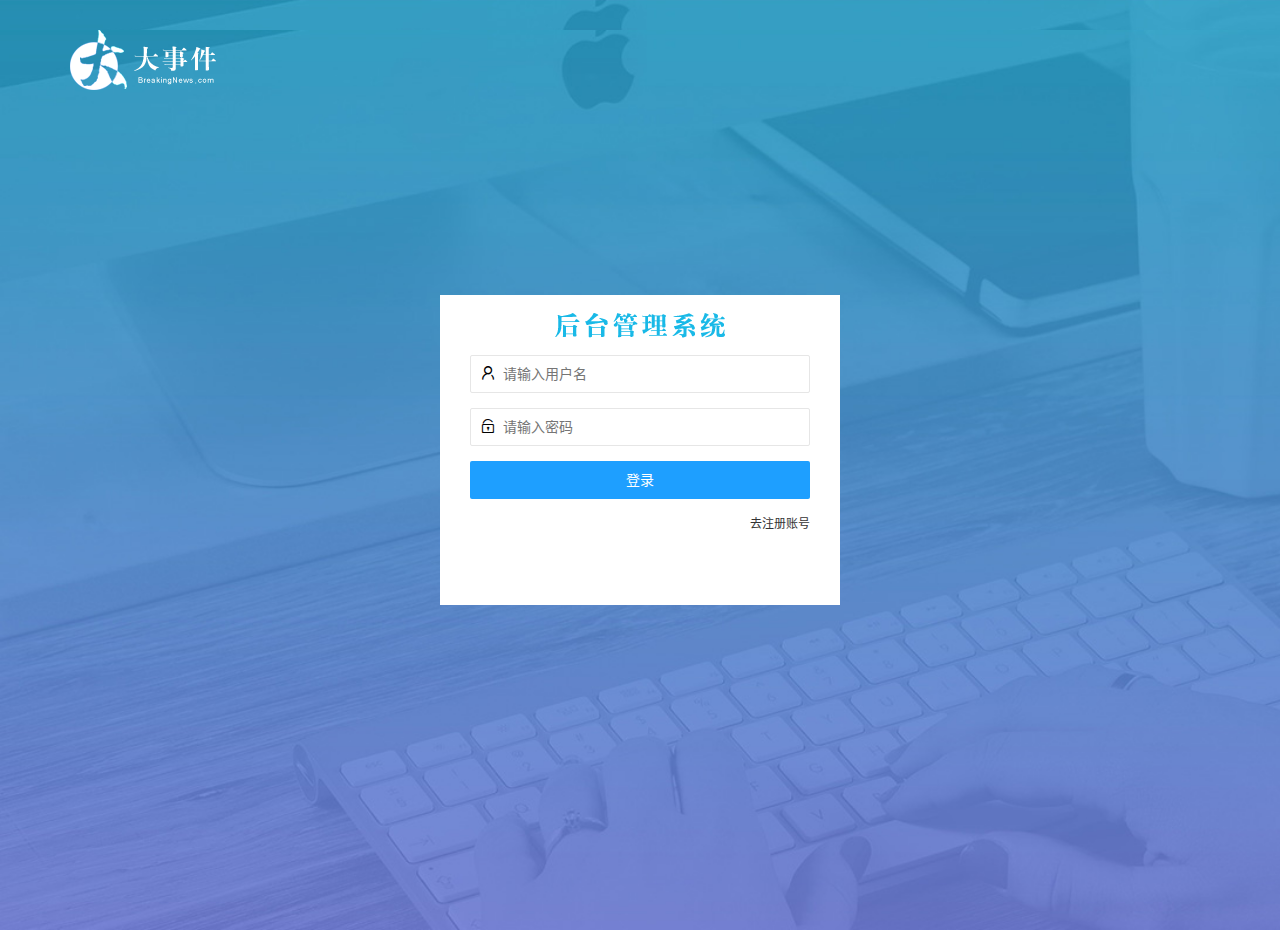
<file: login.html>
<!DOCTYPE html>
<html lang="zh-CN">

<head>
    <meta charset="UTF-8">
    <meta name="viewport" content="width=device-width, initial-scale=1.0">
    <title>大事件-登录/注册</title>
    <!-- 导入 Layui css样式 -->
    <link rel="stylesheet" href="/assets/lib/layui/css/layui.css">
    <!-- 引入自己的 css样式 -->
    <link rel="stylesheet" href="/assets/css/login.css">
</head>

<body>
    <!-- 头部 logo 区域 -->
    <div class="layui-main" style="margin-top: 30px;">
        <img src="/assets/images/logo.png" alt="">
    </div>
    <!-- 登录注册区域 -->
    <div class="loginAndRegBox">
        <!-- 1.标题 -->
        <div class="title_box"></div>
        <!-- 2.登录模块 -->
        <div class="login_box">
            <!-- 登录表单 -->
            <form class="layui-form" id="form_login">
                <!-- 用户名 -->
                <div class="layui-form-item">
                    <i class="layui-icon layui-icon-username"></i>
                    <input type="text" name="username" required lay-verify="required" placeholder="请输入用户名"
                        autocomplete="off" class="layui-input">
                </div>
                <!-- 密码 -->
                <div class="layui-form-item">
                    <i class="layui-icon layui-icon-password"></i>
                    <input type="password" name="password" required lay-verify="required|pwd" placeholder="请输入密码"
                        autocomplete="off" class="layui-input">
                </div>
                <!-- 登录按钮 -->
                <div class="layui-form-item">
                    <button class="layui-btn layui-btn-fluid layui-btn-normal" lay-submit
                        lay-filter="formDemo">登录</button>
                </div>
                <!-- 去注册的a链接 -->
                <div class="layui-form-item links">
                    <a href="javascript:;" id="link_reg">去注册账号</a>
                </div>
            </form>
        </div>
        <!-- 3.注册模块 -->
        <div class="reg_box" style="display: none;">
            <!-- 注册表单 -->
            <form class="layui-form" id="form_reg">
                <!-- 用户名 -->
                <div class="layui-form-item">
                    <i class="layui-icon layui-icon-username"></i>
                    <input type="text" name="username" required lay-verify="required" placeholder="请输入用户名"
                        autocomplete="off" class="layui-input">
                </div>
                <!-- 密码 -->
                <div class="layui-form-item">
                    <i class="layui-icon layui-icon-password"></i>
                    <input type="password" name="password" required lay-verify="required|pwd" placeholder="请输入密码"
                        autocomplete="off" class="layui-input">
                </div>
                <!-- 确认密码 -->
                <div class="layui-form-item">
                    <i class="layui-icon layui-icon-password"></i>
                    <input type="password" name="repassword" required lay-verify="required|pwd|repwd"
                        placeholder="请确认密码" autocomplete="off" class="layui-input">
                </div>
                <!-- 注册按钮 -->
                <div class="layui-form-item">
                    <button class="layui-btn layui-btn-fluid layui-btn-normal" lay-submit
                        lay-filter="formDemo">去注册</button>
                </div>
                <!-- 去注册的a链接 -->
                <div class="layui-form-item links">
                    <a href="javascript:;" id="link_login">去登陆</a>
                </div>
            </form>
        </div>
    </div>

    <!-- 导入Jayui.all.js 文件 (不带 all 的功能少，还需要配置)-->
    <script src="/assets/lib/layui/layui.all.js"></script>
    <!-- 导入 jQUery 脚本 -->
    <script src="/assets/lib/jquery.js"></script>
    <!-- 引入自己定义的 baseAPI 文件 -->
    <script src="/assets/js/baseAPI.js"></script>
    <!-- 引入自己的js文件 -->
    <script src="/assets/js/login.js"></script>
</body>

</html>
</file>
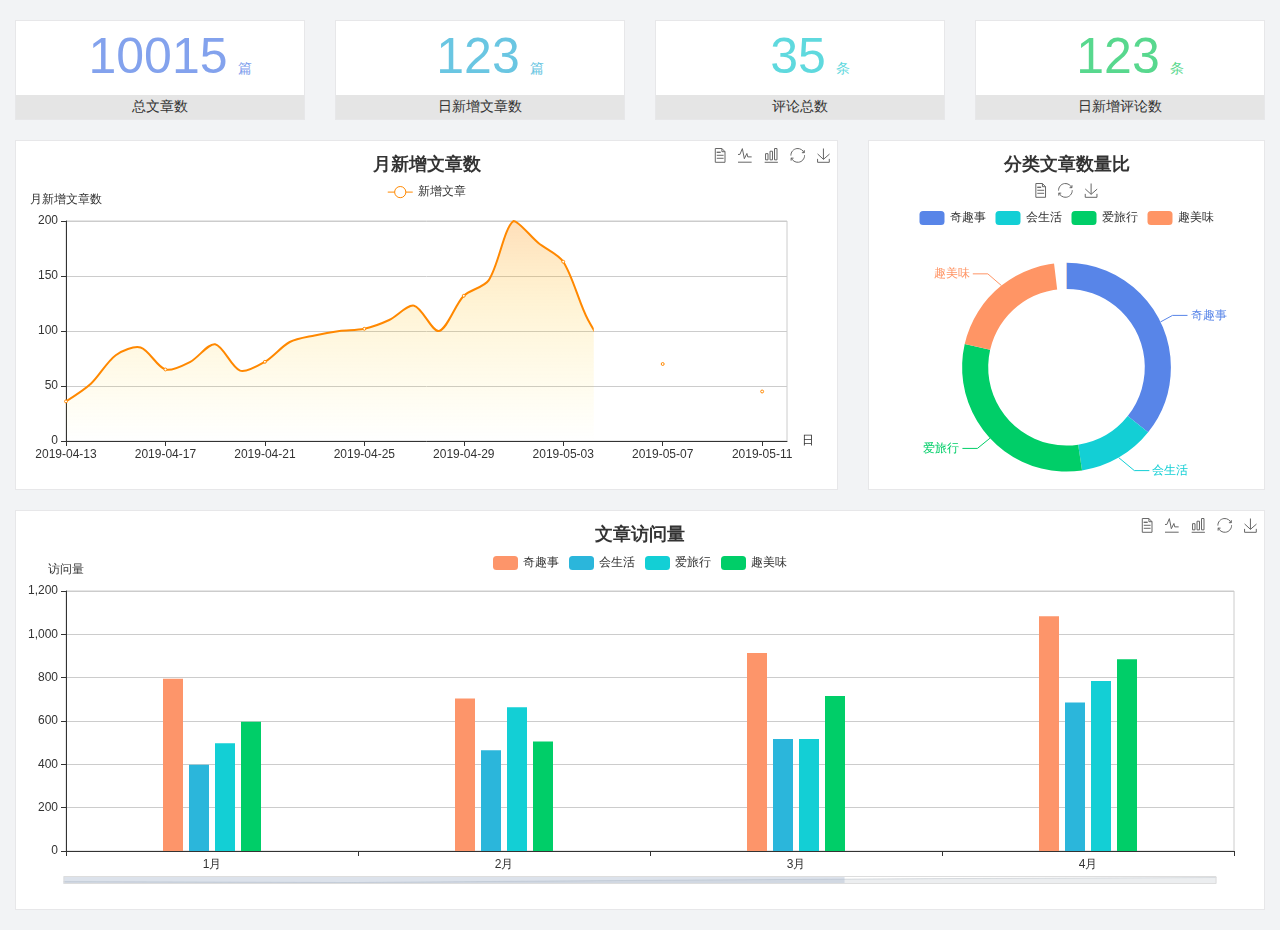
<file: home/dashboard.html>
<!DOCTYPE html>
<html lang="en">

<head>
  <meta charset="UTF-8">
  <meta name="viewport" content="width=device-width, initial-scale=1.0">
  <meta http-equiv="X-UA-Compatible" content="ie=edge">
  <title>图表统计</title>
  <link rel="stylesheet" href="../assets/lib/bootstrap.css" />
  <link rel="stylesheet" href="../assets/lib/main.css" />
  <script src="../assets/lib/jquery.js"></script>
  <script type="text/javascript" src="../assets/lib/echarts.min.js"></script>
</head>

<body>
  <div class="container-fluid">
    <div class="row spannel_list">
      <div class="col-sm-3 col-xs-6">
        <div class="spannel">
          <em>10015</em><span>篇</span>
          <b>总文章数</b>
        </div>
      </div>
      <div class="col-sm-3 col-xs-6">
        <div class="spannel scolor01">
          <em>123</em><span>篇</span>
          <b>日新增文章数</b>
        </div>
      </div>
      <div class="col-sm-3 col-xs-6">
        <div class="spannel scolor02">
          <em>35</em><span>条</span>
          <b>评论总数</b>
        </div>
      </div>
      <div class="col-sm-3 col-xs-6">
        <div class="spannel scolor03">
          <em>123</em><span>条</span>
          <b>日新增评论数</b>
        </div>
      </div>
    </div>
  </div>

  <div class="container-fluid">
    <div class="row curve-pie">
      <div class="col-lg-8 col-md-8">
        <div class="gragh_pannel" id="curve_show"></div>
      </div>
      <div class="col-lg-4 col-md-4">
        <div class="gragh_pannel" id="pie_show"></div>
      </div>
    </div>
  </div>

  <div class="container-fluid">
    <div class="column_pannel" id="column_show"></div>
  </div>

  <script>
    var oChart = echarts.init(document.getElementById('curve_show'));
    var aList_all = [
      { 'count': 36, 'date': '2019-04-13' },
      { 'count': 52, 'date': '2019-04-14' },
      { 'count': 78, 'date': '2019-04-15' },
      { 'count': 85, 'date': '2019-04-16' },
      { 'count': 65, 'date': '2019-04-17' },
      { 'count': 72, 'date': '2019-04-18' },
      { 'count': 88, 'date': '2019-04-19' },
      { 'count': 64, 'date': '2019-04-20' },
      { 'count': 72, 'date': '2019-04-21' },
      { 'count': 90, 'date': '2019-04-22' },
      { 'count': 96, 'date': '2019-04-23' },
      { 'count': 100, 'date': '2019-04-24' },
      { 'count': 102, 'date': '2019-04-25' },
      { 'count': 110, 'date': '2019-04-26' },
      { 'count': 123, 'date': '2019-04-27' },
      { 'count': 100, 'date': '2019-04-28' },
      { 'count': 132, 'date': '2019-04-29' },
      { 'count': 146, 'date': '2019-04-30' },
      { 'count': 200, 'date': '2019-05-01' },
      { 'count': 180, 'date': '2019-05-02' },
      { 'count': 163, 'date': '2019-05-03' },
      { 'count': 110, 'date': '2019-05-04' },
      { 'count': 80, 'date': '2019-05-05' },
      { 'count': 82, 'date': '2019-05-06' },
      { 'count': 70, 'date': '2019-05-07' },
      { 'count': 65, 'date': '2019-05-08' },
      { 'count': 54, 'date': '2019-05-09' },
      { 'count': 40, 'date': '2019-05-10' },
      { 'count': 45, 'date': '2019-05-11' },
      { 'count': 38, 'date': '2019-05-12' },
    ];

    let aCount = [];
    let aDate = [];

    for (var i = 0; i < aList_all.length; i++) {
      aCount.push(aList_all[i].count);
      aDate.push(aList_all[i].date);
    }

    var chartopt = {
      title: {
        text: '月新增文章数',
        left: 'center',
        top: '10'
      },
      tooltip: {
        trigger: 'axis'
      },
      legend: {
        data: ['新增文章'],
        top: '40'
      },
      toolbox: {
        show: true,
        feature: {
          mark: { show: true },
          dataView: { show: true, readOnly: false },
          magicType: { show: true, type: ['line', 'bar'] },
          restore: { show: true },
          saveAsImage: { show: true }
        }
      },
      calculable: true,
      xAxis: [
        {
          name: '日',
          type: 'category',
          boundaryGap: false,
          data: aDate
        }
      ],
      yAxis: [
        {
          name: '月新增文章数',
          type: 'value'
        }
      ],
      series: [
        {
          name: '新增文章',
          type: 'line',
          smooth: true,
          itemStyle: { normal: { areaStyle: { type: 'default' }, color: '#f80' }, lineStyle: { color: '#f80' } },
          data: aCount
        }],
      areaStyle: {
        normal: {
          color: new echarts.graphic.LinearGradient(0, 0, 0, 1, [{
            offset: 0,
            color: 'rgba(255,136,0,0.39)'
          }, {
            offset: .34,
            color: 'rgba(255,180,0,0.25)'
          }, {
            offset: 1,
            color: 'rgba(255,222,0,0.00)'
          }])

        }
      },
      grid: {
        show: true,
        x: 50,
        x2: 50,
        y: 80,
        height: 220
      }
    };

    oChart.setOption(chartopt);


    var oPie = echarts.init(document.getElementById('pie_show'));
    var oPieopt =
    {
      title: {
        top: 10,
        text: '分类文章数量比',
        x: 'center'
      },
      tooltip: {
        trigger: 'item',
        formatter: "{a} <br/>{b} : {c} ({d}%)"
      },
      color: ['#5885e8', '#13cfd5', '#00ce68', '#ff9565'],
      legend: {
        x: 'center',
        top: 65,
        data: ['奇趣事', '会生活', '爱旅行', '趣美味']
      },
      toolbox: {
        show: true,
        x: 'center',
        top: 35,
        feature: {
          mark: { show: true },
          dataView: { show: true, readOnly: false },
          magicType: {
            show: true,
            type: ['pie', 'funnel'],
            option: {
              funnel: {
                x: '25%',
                width: '50%',
                funnelAlign: 'left',
                max: 1548
              }
            }
          },
          restore: { show: true },
          saveAsImage: { show: true }
        }
      },
      calculable: true,
      series: [
        {
          name: '访问来源',
          type: 'pie',
          radius: ['45%', '60%'],
          center: ['50%', '65%'],
          data: [
            { value: 300, name: '奇趣事' },
            { value: 100, name: '会生活' },
            { value: 260, name: '爱旅行' },
            { value: 180, name: '趣美味' }
          ]
        }
      ]
    };
    oPie.setOption(oPieopt);



    var oColumn = this.echarts.init(document.getElementById('column_show'));
    var oColumnopt =
    {
      title: {
        text: '文章访问量',
        left: 'center',
        top: '10'
      },
      tooltip: {
        trigger: 'axis'
      },
      legend: {
        data: ['奇趣事', '会生活', '爱旅行', '趣美味'],
        top: '40'
      },
      toolbox: {
        show: true,
        feature: {
          mark: { show: true },
          dataView: { show: true, readOnly: false },
          magicType: { show: true, type: ['line', 'bar'] },
          restore: { show: true },
          saveAsImage: { show: true }
        }
      },
      calculable: true,
      xAxis: [
        {
          type: 'category',
          data: ['1月', '2月', '3月', '4月', '5月']
        }
      ],
      yAxis: [
        {
          name: '访问量',
          type: 'value'
        }
      ],
      series: [
        {
          name: '奇趣事',
          type: 'bar',
          barWidth: 20,
          itemStyle: {
            normal: { areaStyle: { type: 'default' }, color: '#fd956a' }
          },
          data: [800, 708, 920, 1090, 1200]
        },
        {
          name: '会生活',
          type: 'bar',
          barWidth: 20,
          itemStyle: {
            normal: { areaStyle: { type: 'default' }, color: '#2bb6db' }
          },
          data: [400, 468, 520, 690, 800]
        },
        {
          name: '爱旅行',
          type: 'bar',
          barWidth: 20,
          itemStyle: {
            normal: { areaStyle: { type: 'default' }, color: '#13cfd5' }
          },
          data: [500, 668, 520, 790, 900]
        },
        {
          name: '趣美味',
          type: 'bar',
          barWidth: 20,
          itemStyle: {
            normal: { areaStyle: { type: 'default' }, color: '#00ce68' }
          },
          data: [600, 508, 720, 890, 1000]
        }
      ],
      grid: {
        show: true,
        x: 50,
        x2: 30,
        y: 80,
        height: 260
      },
      dataZoom: [//给x轴设置滚动条
        {
          start: 0,//默认为0
          end: 100 - 1000 / 31,//默认为100
          type: 'slider',
          show: true,
          xAxisIndex: [0],
          handleSize: 0,//滑动条的 左右2个滑动条的大小
          height: 8,//组件高度
          left: 45, //左边的距离
          right: 50,//右边的距离
          bottom: 26,//右边的距离
          handleColor: '#ddd',//h滑动图标的颜色
          handleStyle: {
            borderColor: "#cacaca",
            borderWidth: "1",
            shadowBlur: 2,
            background: "#ddd",
            shadowColor: "#ddd",
          }
        }]
    };
    oColumn.setOption(oColumnopt);
  </script>
</body>

</html>
</file>
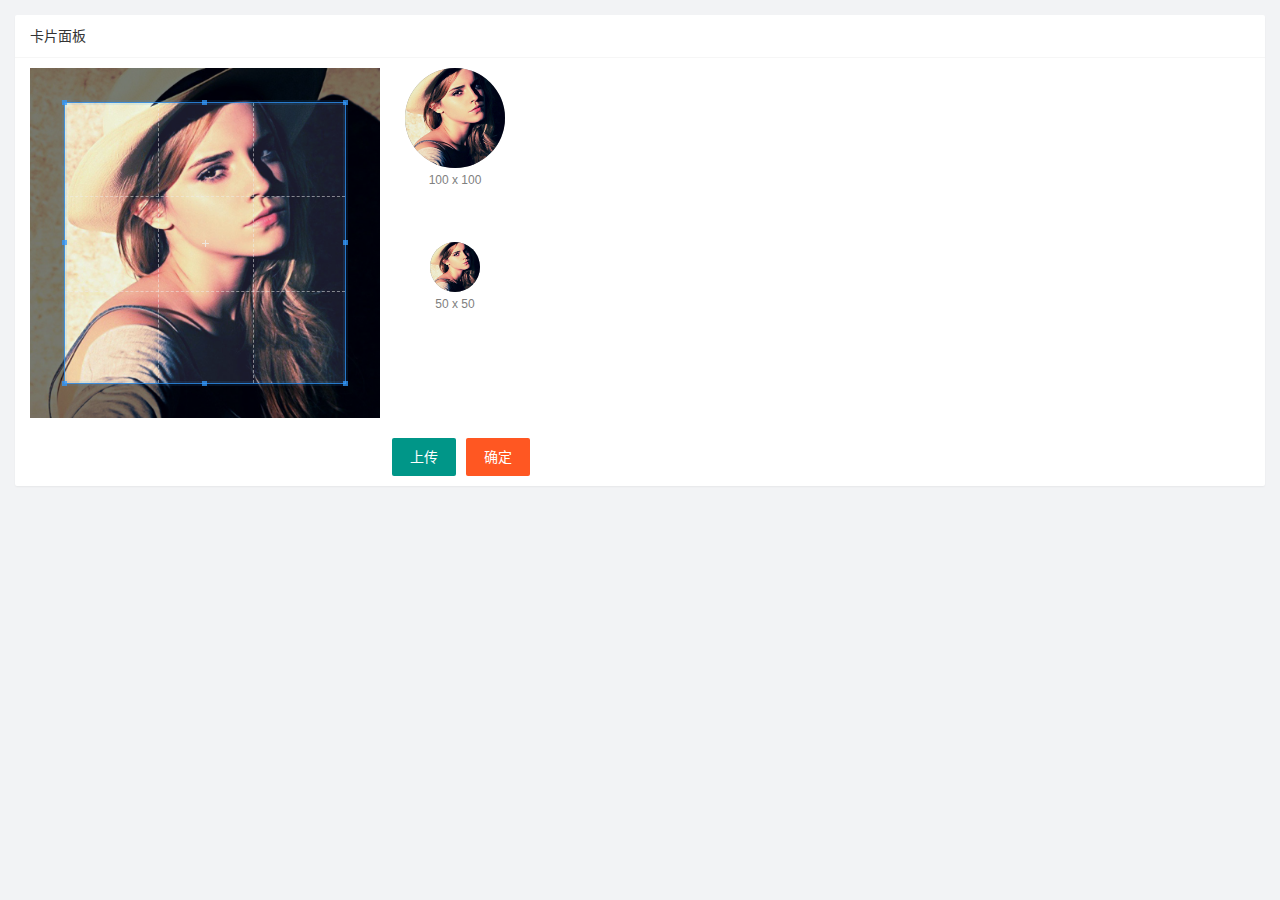
<file: user/user_avatar.html>
<!DOCTYPE html>
<html lang="zh-CN">

<head>
    <meta charset="UTF-8">
    <meta name="viewport" content="width=device-width, initial-scale=1.0">
    <title>更换头像</title>
    <!-- 导入 layui 的css样式 -->
    <link rel="stylesheet" href="/assets/lib/layui/css/layui.css">
    <!-- 导入 cropper css样式 -->
    <link rel="stylesheet" href="/assets/lib/cropper/cropper.css">
    <!-- 引入自己的 css样式 -->
    <link rel="stylesheet" href="/assets/css/user/user_avatar.css">
</head>

<body>
    <div class="layui-card">
        <div class="layui-card-header">卡片面板</div>
        <div class="layui-card-body">
            <!-- 第一行的图片裁剪和预览区域 -->
            <div class="row1">
                <!-- 图片裁剪区域 -->
                <div class="cropper-box">
                    <!-- 这个 img 标签很重要，将来会把它初始化为裁剪区域 -->
                    <img id="image" src="/assets/images/sample.jpg" />
                </div>
                <!-- 图片的预览区域 -->
                <div class="preview-box">
                    <div>
                        <!-- 宽高为 100px 的预览区域 -->
                        <div class="img-preview w100"></div>
                        <p class="size">100 x 100</p>
                    </div>
                    <div>
                        <!-- 宽高为 50px 的预览区域 -->
                        <div class="img-preview w50"></div>
                        <p class="size">50 x 50</p>
                    </div>
                </div>
            </div>
            <!-- 第二行的按钮区域 -->
            <div class="row2">
                <!-- accept 选择文件类型 -->
                <input type="file" id="file" accept="image/png,image/jpeg" style="display: none;">
                <button id="btnChooseImage" type="button" class="layui-btn">上传</button>
                <button id="btnUpload" type="button" class="layui-btn layui-btn-danger">确定</button>
            </div>
        </div>
    </div>

    <!-- 导入Jayui.all.js 文件 (不带 all 的功能少，还需要配置)-->
    <script src="/assets/lib/layui/layui.all.js"></script>
    <!-- 导入 jQuery 的js文件 -->
    <script src="/assets/lib/jquery.js"></script>
    <!-- cropper -->
    <script src="/assets/lib/cropper/Cropper.js"></script>
    <script src="/assets/lib/cropper/jquery-cropper.js"></script>
    <!-- 引入 baseAPI 文件 -->
    <script src="/assets/js/baseAPI.js"></script>
    <!-- 引入本页面的js文件 -->
    <script src="/assets/js/user/user_avatar.js"></script>
</body>

</html>
</file>
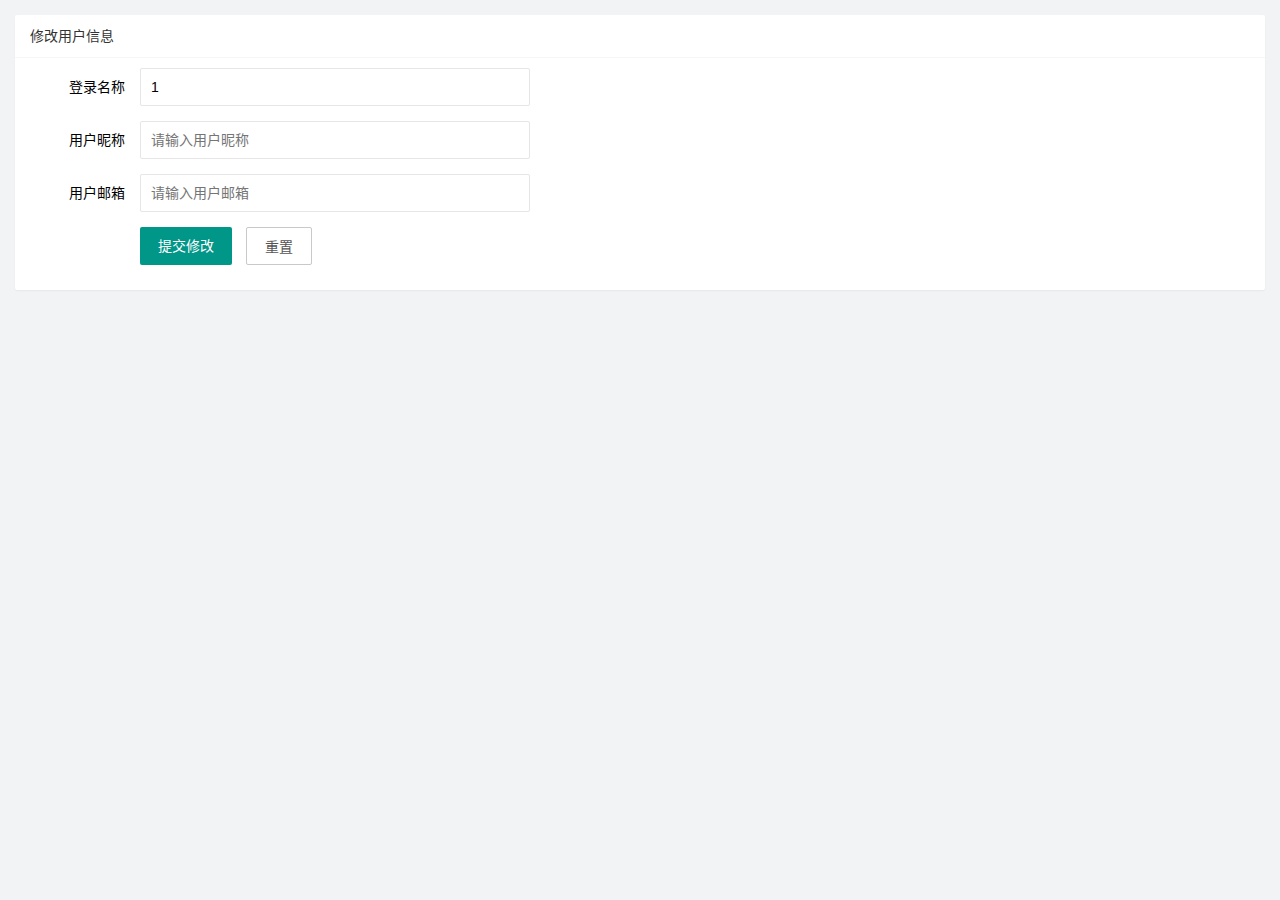
<file: user/user_info.html>
<!DOCTYPE html>
<html lang="zh-CN">

<head>
    <meta charset="UTF-8">
    <meta name="viewport" content="width=device-width, initial-scale=1.0">
    <title>基本资料</title>
    <!-- 导入 layui 的css样式 -->
    <link rel="stylesheet" href="/assets/lib/layui/css/layui.css">
    <!-- 引入自己的css 样式 -->
    <link rel="stylesheet" href="/assets/css/user/user_info.css">
</head>

<body>
    <div class="layui-card">
        <div class="layui-card-header">修改用户信息</div>
        <div class="layui-card-body">
            <!-- form 表单 -->
            <form class="layui-form" lay-filter='formUserInfo'>
                <!-- 隐藏域，保存id -->
                <input type="hidden" name="id">
                <!-- 登录名称 -->
                <div class="layui-form-item">
                    <label class="layui-form-label">登录名称</label>
                    <div class="layui-input-block">
                        <input value="1" type="text" name="username" required lay-verify="required" readonly
                            placeholder="请输入登录名称" autocomplete="off" class="layui-input">
                    </div>
                </div>
                <!-- 用户昵称 -->
                <div class="layui-form-item">
                    <label class="layui-form-label">用户昵称</label>
                    <div class="layui-input-block">
                        <input type="text" name="nickname" required lay-verify="required|nickname" placeholder="请输入用户昵称"
                            autocomplete="off" class="layui-input">
                    </div>
                </div>
                <!-- 用户邮箱 -->
                <div class="layui-form-item">
                    <label class="layui-form-label">用户邮箱</label>
                    <div class="layui-input-block">
                        <input type="text" name="email" required lay-verify="required|email" placeholder="请输入用户邮箱"
                            autocomplete="off" class="layui-input">
                    </div>
                </div>
                <!-- 提交按钮 -->
                <div class="layui-form-item">
                    <div class="layui-input-block">
                        <button class="layui-btn" lay-submit lay-filter="formDemo">提交修改</button>
                        <button id="btnReset" type="reset" class="layui-btn layui-btn-primary">重置</button>
                    </div>
                </div>
            </form>
        </div>
    </div>

    <!-- 导入Jayui.all.js 文件 (不带 all 的功能少，还需要配置)-->
    <script src="/assets/lib/layui/layui.all.js"></script>
    <!-- 导入 jQuery 的js文件 -->
    <script src="/assets/lib/jquery.js"></script>
    <!-- 引入 baseAPI 文件 -->
    <script src="/assets/js/baseAPI.js"></script>
    <!-- 引入本页面的js文件 -->
    <script src="/assets/js/user/user_info.js"></script>
</body>

</html>
</file>
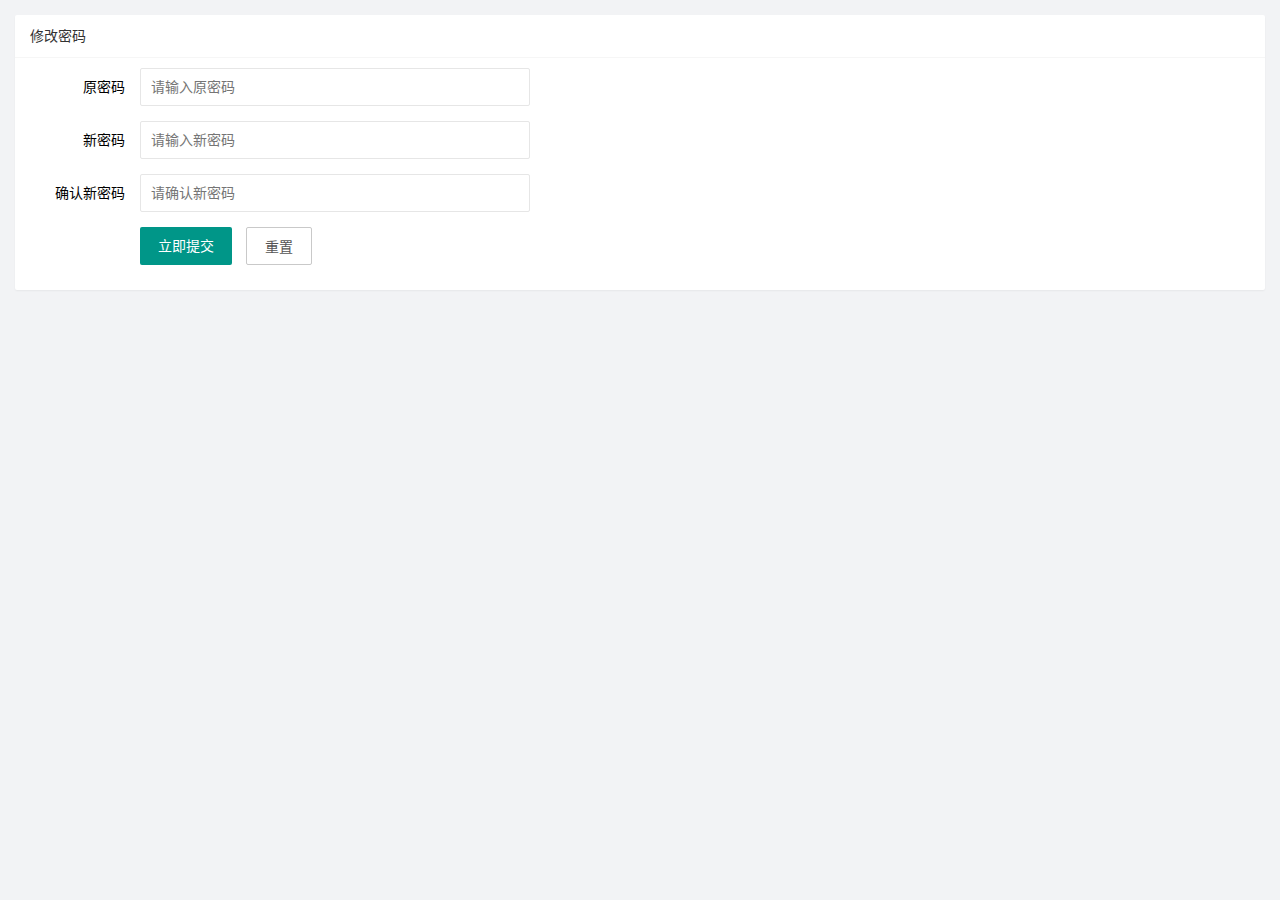
<file: user/user_pwd.html>
<!DOCTYPE html>
<html lang="zh-CN">

<head>
    <meta charset="UTF-8">
    <meta name="viewport" content="width=device-width, initial-scale=1.0">
    <title>重置密码</title>
    <!-- 导入 layui 的css样式 -->
    <link rel="stylesheet" href="/assets/lib/layui/css/layui.css">
    <!-- 引入自己的 css样式 -->
    <link rel="stylesheet" href="/assets/css/user/user_pwd.css">
</head>

<body>
    <div class="layui-card">
        <div class="layui-card-header">修改密码</div>
        <div class="layui-card-body">
            <!-- form 表单 -->
            <form class="layui-form" action="">
                <!-- 原密码 -->
                <div class="layui-form-item">
                    <label class="layui-form-label">原密码</label>
                    <div class="layui-input-block">
                        <input type="text" name="oldPwd" required lay-verify="required|pwd" placeholder="请输入原密码"
                            autocomplete="off" class="layui-input">
                    </div>
                </div>
                <!-- 新密码 -->
                <div class="layui-form-item">
                    <label class="layui-form-label">新密码</label>
                    <div class="layui-input-block">
                        <input type="text" name="newPwd" required lay-verify="required|pwd|samePwd" placeholder="请输入新密码"
                            autocomplete="off" class="layui-input">
                    </div>
                </div>
                <!-- 确认新密码 -->
                <div class="layui-form-item">
                    <label class="layui-form-label">确认新密码</label>
                    <div class="layui-input-block">
                        <input type="text" name="rePwd" required lay-verify="required|pwd|rePwd" placeholder="请确认新密码"
                            autocomplete="off" class="layui-input">
                    </div>
                </div>
                <!-- 提交按钮 -->
                <div class="layui-form-item">
                    <div class="layui-input-block">
                        <button class="layui-btn" lay-submit lay-filter="formDemo">立即提交</button>
                        <button type="reset" class="layui-btn layui-btn-primary">重置</button>
                    </div>
                </div>
            </form>
        </div>
    </div>

    <!-- 导入Jayui.all.js 文件 (不带 all 的功能少，还需要配置)-->
    <script src="/assets/lib/layui/layui.all.js"></script>
    <!-- 导入 jQuery 的js文件 -->
    <script src="/assets/lib/jquery.js"></script>
    <!-- 引入 baseAPI 文件 -->
    <script src="/assets/js/baseAPI.js"></script>
    <!-- 引入本页面的js文件 -->
    <script src="/assets/js/user/user_pwd.js"></script>
</body>

</html>
</file>
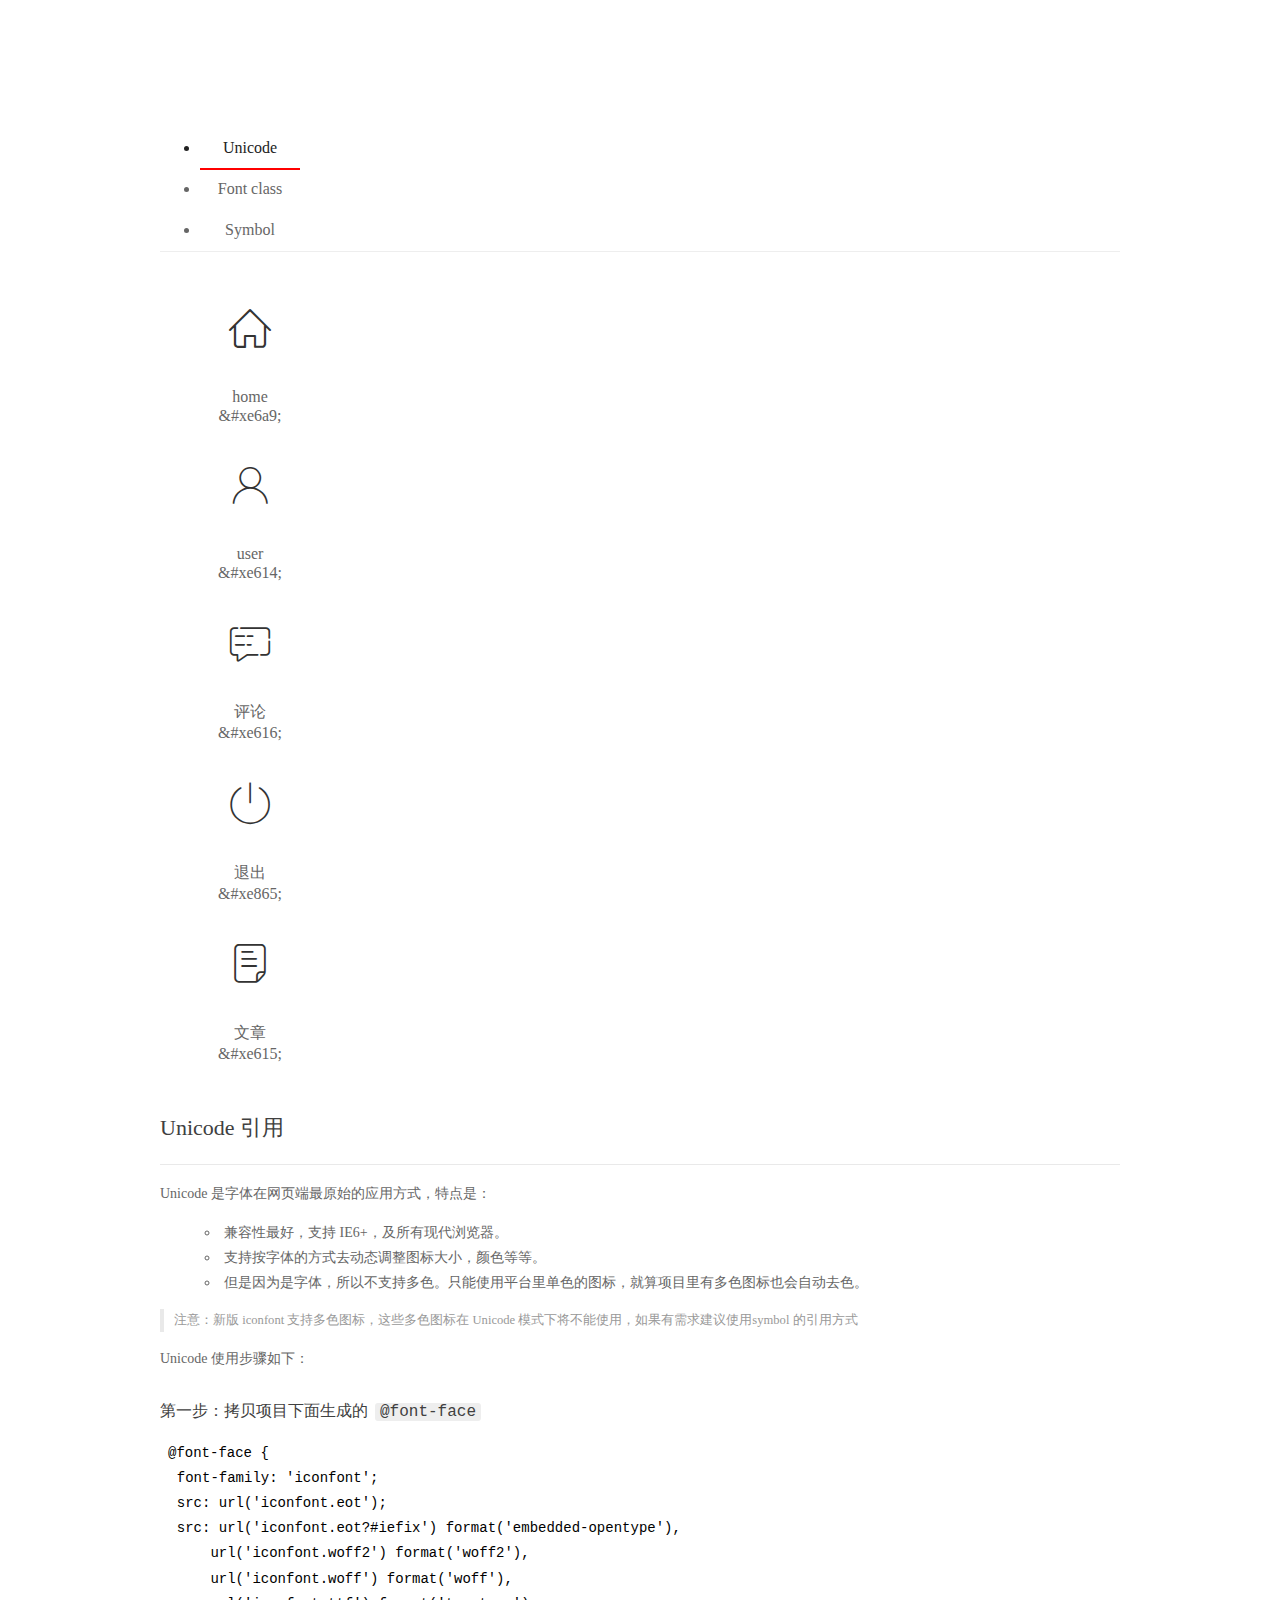
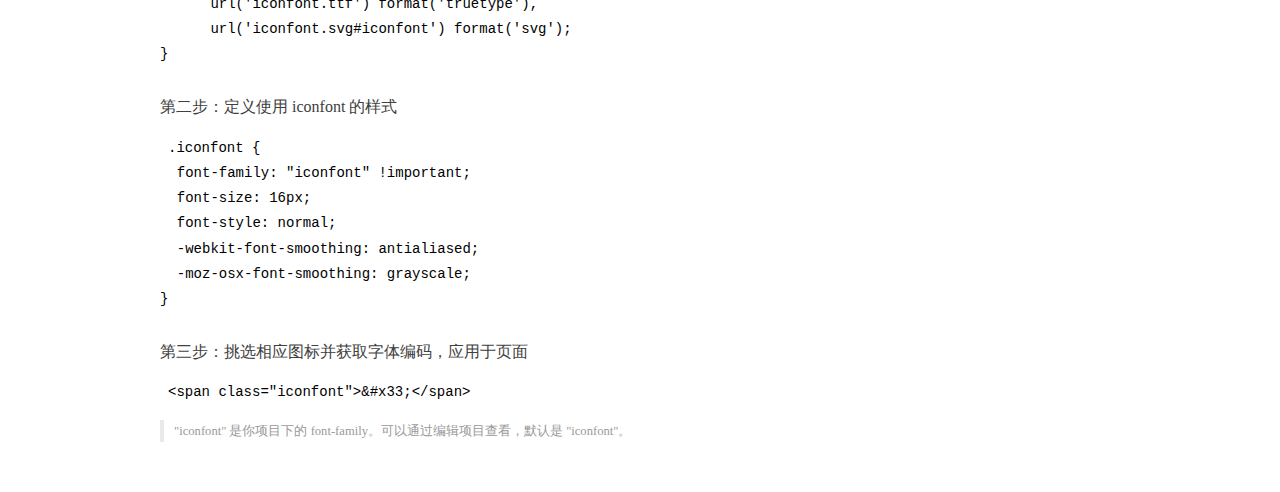
<file: assets/fonts/demo_index.html>
<!DOCTYPE html>
<html>
<head>
  <meta charset="utf-8"/>
  <title>IconFont Demo</title>
  <link rel="shortcut icon" href="https://gtms04.alicdn.com/tps/i4/TB1_oz6GVXXXXaFXpXXJDFnIXXX-64-64.ico" type="image/x-icon"/>
  <link rel="stylesheet" href="https://g.alicdn.com/thx/cube/1.3.2/cube.min.css">
  <link rel="stylesheet" href="demo.css">
  <link rel="stylesheet" href="iconfont.css">
  <script src="iconfont.js"></script>
  <!-- jQuery -->
  <script src="https://a1.alicdn.com/oss/uploads/2018/12/26/7bfddb60-08e8-11e9-9b04-53e73bb6408b.js"></script>
  <!-- 代码高亮 -->
  <script src="https://a1.alicdn.com/oss/uploads/2018/12/26/a3f714d0-08e6-11e9-8a15-ebf944d7534c.js"></script>
</head>
<body>
  <div class="main">
    <h1 class="logo"><a href="https://www.iconfont.cn/" title="iconfont 首页" target="_blank">&#xe86b;</a></h1>
    <div class="nav-tabs">
      <ul id="tabs" class="dib-box">
        <li class="dib active"><span>Unicode</span></li>
        <li class="dib"><span>Font class</span></li>
        <li class="dib"><span>Symbol</span></li>
      </ul>
      
    </div>
    <div class="tab-container">
      <div class="content unicode" style="display: block;">
          <ul class="icon_lists dib-box">
          
            <li class="dib">
              <span class="icon iconfont">&#xe6a9;</span>
                <div class="name">home</div>
                <div class="code-name">&amp;#xe6a9;</div>
              </li>
          
            <li class="dib">
              <span class="icon iconfont">&#xe614;</span>
                <div class="name">user</div>
                <div class="code-name">&amp;#xe614;</div>
              </li>
          
            <li class="dib">
              <span class="icon iconfont">&#xe616;</span>
                <div class="name">评论</div>
                <div class="code-name">&amp;#xe616;</div>
              </li>
          
            <li class="dib">
              <span class="icon iconfont">&#xe865;</span>
                <div class="name">退出</div>
                <div class="code-name">&amp;#xe865;</div>
              </li>
          
            <li class="dib">
              <span class="icon iconfont">&#xe615;</span>
                <div class="name">文章</div>
                <div class="code-name">&amp;#xe615;</div>
              </li>
          
          </ul>
          <div class="article markdown">
          <h2 id="unicode-">Unicode 引用</h2>
          <hr>

          <p>Unicode 是字体在网页端最原始的应用方式，特点是：</p>
          <ul>
            <li>兼容性最好，支持 IE6+，及所有现代浏览器。</li>
            <li>支持按字体的方式去动态调整图标大小，颜色等等。</li>
            <li>但是因为是字体，所以不支持多色。只能使用平台里单色的图标，就算项目里有多色图标也会自动去色。</li>
          </ul>
          <blockquote>
            <p>注意：新版 iconfont 支持多色图标，这些多色图标在 Unicode 模式下将不能使用，如果有需求建议使用symbol 的引用方式</p>
          </blockquote>
          <p>Unicode 使用步骤如下：</p>
          <h3 id="-font-face">第一步：拷贝项目下面生成的 <code>@font-face</code></h3>
<pre><code class="language-css"
>@font-face {
  font-family: 'iconfont';
  src: url('iconfont.eot');
  src: url('iconfont.eot?#iefix') format('embedded-opentype'),
      url('iconfont.woff2') format('woff2'),
      url('iconfont.woff') format('woff'),
      url('iconfont.ttf') format('truetype'),
      url('iconfont.svg#iconfont') format('svg');
}
</code></pre>
          <h3 id="-iconfont-">第二步：定义使用 iconfont 的样式</h3>
<pre><code class="language-css"
>.iconfont {
  font-family: "iconfont" !important;
  font-size: 16px;
  font-style: normal;
  -webkit-font-smoothing: antialiased;
  -moz-osx-font-smoothing: grayscale;
}
</code></pre>
          <h3 id="-">第三步：挑选相应图标并获取字体编码，应用于页面</h3>
<pre>
<code class="language-html"
>&lt;span class="iconfont"&gt;&amp;#x33;&lt;/span&gt;
</code></pre>
          <blockquote>
            <p>"iconfont" 是你项目下的 font-family。可以通过编辑项目查看，默认是 "iconfont"。</p>
          </blockquote>
          </div>
      </div>
      <div class="content font-class">
        <ul class="icon_lists dib-box">
          
          <li class="dib">
            <span class="icon iconfont icon-home"></span>
            <div class="name">
              home
            </div>
            <div class="code-name">.icon-home
            </div>
          </li>
          
          <li class="dib">
            <span class="icon iconfont icon-user"></span>
            <div class="name">
              user
            </div>
            <div class="code-name">.icon-user
            </div>
          </li>
          
          <li class="dib">
            <span class="icon iconfont icon-pinglun"></span>
            <div class="name">
              评论
            </div>
            <div class="code-name">.icon-pinglun
            </div>
          </li>
          
          <li class="dib">
            <span class="icon iconfont icon-tuichu"></span>
            <div class="name">
              退出
            </div>
            <div class="code-name">.icon-tuichu
            </div>
          </li>
          
          <li class="dib">
            <span class="icon iconfont icon-16"></span>
            <div class="name">
              文章
            </div>
            <div class="code-name">.icon-16
            </div>
          </li>
          
        </ul>
        <div class="article markdown">
        <h2 id="font-class-">font-class 引用</h2>
        <hr>

        <p>font-class 是 Unicode 使用方式的一种变种，主要是解决 Unicode 书写不直观，语意不明确的问题。</p>
        <p>与 Unicode 使用方式相比，具有如下特点：</p>
        <ul>
          <li>兼容性良好，支持 IE8+，及所有现代浏览器。</li>
          <li>相比于 Unicode 语意明确，书写更直观。可以很容易分辨这个 icon 是什么。</li>
          <li>因为使用 class 来定义图标，所以当要替换图标时，只需要修改 class 里面的 Unicode 引用。</li>
          <li>不过因为本质上还是使用的字体，所以多色图标还是不支持的。</li>
        </ul>
        <p>使用步骤如下：</p>
        <h3 id="-fontclass-">第一步：引入项目下面生成的 fontclass 代码：</h3>
<pre><code class="language-html">&lt;link rel="stylesheet" href="./iconfont.css"&gt;
</code></pre>
        <h3 id="-">第二步：挑选相应图标并获取类名，应用于页面：</h3>
<pre><code class="language-html">&lt;span class="iconfont icon-xxx"&gt;&lt;/span&gt;
</code></pre>
        <blockquote>
          <p>"
            iconfont" 是你项目下的 font-family。可以通过编辑项目查看，默认是 "iconfont"。</p>
        </blockquote>
      </div>
      </div>
      <div class="content symbol">
          <ul class="icon_lists dib-box">
          
            <li class="dib">
                <svg class="icon svg-icon" aria-hidden="true">
                  <use xlink:href="#icon-home"></use>
                </svg>
                <div class="name">home</div>
                <div class="code-name">#icon-home</div>
            </li>
          
            <li class="dib">
                <svg class="icon svg-icon" aria-hidden="true">
                  <use xlink:href="#icon-user"></use>
                </svg>
                <div class="name">user</div>
                <div class="code-name">#icon-user</div>
            </li>
          
            <li class="dib">
                <svg class="icon svg-icon" aria-hidden="true">
                  <use xlink:href="#icon-pinglun"></use>
                </svg>
                <div class="name">评论</div>
                <div class="code-name">#icon-pinglun</div>
            </li>
          
            <li class="dib">
                <svg class="icon svg-icon" aria-hidden="true">
                  <use xlink:href="#icon-tuichu"></use>
                </svg>
                <div class="name">退出</div>
                <div class="code-name">#icon-tuichu</div>
            </li>
          
            <li class="dib">
                <svg class="icon svg-icon" aria-hidden="true">
                  <use xlink:href="#icon-16"></use>
                </svg>
                <div class="name">文章</div>
                <div class="code-name">#icon-16</div>
            </li>
          
          </ul>
          <div class="article markdown">
          <h2 id="symbol-">Symbol 引用</h2>
          <hr>

          <p>这是一种全新的使用方式，应该说这才是未来的主流，也是平台目前推荐的用法。相关介绍可以参考这篇<a href="">文章</a>
            这种用法其实是做了一个 SVG 的集合，与另外两种相比具有如下特点：</p>
          <ul>
            <li>支持多色图标了，不再受单色限制。</li>
            <li>通过一些技巧，支持像字体那样，通过 <code>font-size</code>, <code>color</code> 来调整样式。</li>
            <li>兼容性较差，支持 IE9+，及现代浏览器。</li>
            <li>浏览器渲染 SVG 的性能一般，还不如 png。</li>
          </ul>
          <p>使用步骤如下：</p>
          <h3 id="-symbol-">第一步：引入项目下面生成的 symbol 代码：</h3>
<pre><code class="language-html">&lt;script src="./iconfont.js"&gt;&lt;/script&gt;
</code></pre>
          <h3 id="-css-">第二步：加入通用 CSS 代码（引入一次就行）：</h3>
<pre><code class="language-html">&lt;style&gt;
.icon {
  width: 1em;
  height: 1em;
  vertical-align: -0.15em;
  fill: currentColor;
  overflow: hidden;
}
&lt;/style&gt;
</code></pre>
          <h3 id="-">第三步：挑选相应图标并获取类名，应用于页面：</h3>
<pre><code class="language-html">&lt;svg class="icon" aria-hidden="true"&gt;
  &lt;use xlink:href="#icon-xxx"&gt;&lt;/use&gt;
&lt;/svg&gt;
</code></pre>
          </div>
      </div>

    </div>
  </div>
  <script>
  $(document).ready(function () {
      $('.tab-container .content:first').show()

      $('#tabs li').click(function (e) {
        var tabContent = $('.tab-container .content')
        var index = $(this).index()

        if ($(this).hasClass('active')) {
          return
        } else {
          $('#tabs li').removeClass('active')
          $(this).addClass('active')

          tabContent.hide().eq(index).fadeIn()
        }
      })
    })
  </script>
</body>
</html>
</file>
<file: assets/lib/layui/css/layui.css>
/** layui-v2.5.5 MIT License By https://www.layui.com */
 .layui-inline,img{display:inline-block;vertical-align:middle}h1,h2,h3,h4,h5,h6{font-weight:400}.layui-edge,.layui-header,.layui-inline,.layui-main{position:relative}.layui-body,.layui-edge,.layui-elip{overflow:hidden}.layui-btn,.layui-edge,.layui-inline,img{vertical-align:middle}.layui-btn,.layui-disabled,.layui-icon,.layui-unselect{-moz-user-select:none;-webkit-user-select:none;-ms-user-select:none}.layui-elip,.layui-form-checkbox span,.layui-form-pane .layui-form-label{text-overflow:ellipsis;white-space:nowrap}.layui-breadcrumb,.layui-tree-btnGroup{visibility:hidden}blockquote,body,button,dd,div,dl,dt,form,h1,h2,h3,h4,h5,h6,input,li,ol,p,pre,td,textarea,th,ul{margin:0;padding:0;-webkit-tap-highlight-color:rgba(0,0,0,0)}a:active,a:hover{outline:0}img{border:none}li{list-style:none}table{border-collapse:collapse;border-spacing:0}h4,h5,h6{font-size:100%}button,input,optgroup,option,select,textarea{font-family:inherit;font-size:inherit;font-style:inherit;font-weight:inherit;outline:0}pre{white-space:pre-wrap;white-space:-moz-pre-wrap;white-space:-pre-wrap;white-space:-o-pre-wrap;word-wrap:break-word}body{line-height:24px;font:14px Helvetica Neue,Helvetica,PingFang SC,Tahoma,Arial,sans-serif}hr{height:1px;margin:10px 0;border:0;clear:both}a{color:#333;text-decoration:none}a:hover{color:#777}a cite{font-style:normal;*cursor:pointer}.layui-border-box,.layui-border-box *{box-sizing:border-box}.layui-box,.layui-box *{box-sizing:content-box}.layui-clear{clear:both;*zoom:1}.layui-clear:after{content:'\20';clear:both;*zoom:1;display:block;height:0}.layui-inline{*display:inline;*zoom:1}.layui-edge{display:inline-block;width:0;height:0;border-width:6px;border-style:dashed;border-color:transparent}.layui-edge-top{top:-4px;border-bottom-color:#999;border-bottom-style:solid}.layui-edge-right{border-left-color:#999;border-left-style:solid}.layui-edge-bottom{top:2px;border-top-color:#999;border-top-style:solid}.layui-edge-left{border-right-color:#999;border-right-style:solid}.layui-disabled,.layui-disabled:hover{color:#d2d2d2!important;cursor:not-allowed!important}.layui-circle{border-radius:100%}.layui-show{display:block!important}.layui-hide{display:none!important}@font-face{font-family:layui-icon;src:url(../font/iconfont.eot?v=250);src:url(../font/iconfont.eot?v=250#iefix) format('embedded-opentype'),url(../font/iconfont.woff2?v=250) format('woff2'),url(../font/iconfont.woff?v=250) format('woff'),url(../font/iconfont.ttf?v=250) format('truetype'),url(../font/iconfont.svg?v=250#layui-icon) format('svg')}.layui-icon{font-family:layui-icon!important;font-size:16px;font-style:normal;-webkit-font-smoothing:antialiased;-moz-osx-font-smoothing:grayscale}.layui-icon-reply-fill:before{content:"\e611"}.layui-icon-set-fill:before{content:"\e614"}.layui-icon-menu-fill:before{content:"\e60f"}.layui-icon-search:before{content:"\e615"}.layui-icon-share:before{content:"\e641"}.layui-icon-set-sm:before{content:"\e620"}.layui-icon-engine:before{content:"\e628"}.layui-icon-close:before{content:"\1006"}.layui-icon-close-fill:before{content:"\1007"}.layui-icon-chart-screen:before{content:"\e629"}.layui-icon-star:before{content:"\e600"}.layui-icon-circle-dot:before{content:"\e617"}.layui-icon-chat:before{content:"\e606"}.layui-icon-release:before{content:"\e609"}.layui-icon-list:before{content:"\e60a"}.layui-icon-chart:before{content:"\e62c"}.layui-icon-ok-circle:before{content:"\1005"}.layui-icon-layim-theme:before{content:"\e61b"}.layui-icon-table:before{content:"\e62d"}.layui-icon-right:before{content:"\e602"}.layui-icon-left:before{content:"\e603"}.layui-icon-cart-simple:before{content:"\e698"}.layui-icon-face-cry:before{content:"\e69c"}.layui-icon-face-smile:before{content:"\e6af"}.layui-icon-survey:before{content:"\e6b2"}.layui-icon-tree:before{content:"\e62e"}.layui-icon-upload-circle:before{content:"\e62f"}.layui-icon-add-circle:before{content:"\e61f"}.layui-icon-download-circle:before{content:"\e601"}.layui-icon-templeate-1:before{content:"\e630"}.layui-icon-util:before{content:"\e631"}.layui-icon-face-surprised:before{content:"\e664"}.layui-icon-edit:before{content:"\e642"}.layui-icon-speaker:before{content:"\e645"}.layui-icon-down:before{content:"\e61a"}.layui-icon-file:before{content:"\e621"}.layui-icon-layouts:before{content:"\e632"}.layui-icon-rate-half:before{content:"\e6c9"}.layui-icon-add-circle-fine:before{content:"\e608"}.layui-icon-prev-circle:before{content:"\e633"}.layui-icon-read:before{content:"\e705"}.layui-icon-404:before{content:"\e61c"}.layui-icon-carousel:before{content:"\e634"}.layui-icon-help:before{content:"\e607"}.layui-icon-code-circle:before{content:"\e635"}.layui-icon-water:before{content:"\e636"}.layui-icon-username:before{content:"\e66f"}.layui-icon-find-fill:before{content:"\e670"}.layui-icon-about:before{content:"\e60b"}.layui-icon-location:before{content:"\e715"}.layui-icon-up:before{content:"\e619"}.layui-icon-pause:before{content:"\e651"}.layui-icon-date:before{content:"\e637"}.layui-icon-layim-uploadfile:before{content:"\e61d"}.layui-icon-delete:before{content:"\e640"}.layui-icon-play:before{content:"\e652"}.layui-icon-top:before{content:"\e604"}.layui-icon-friends:before{content:"\e612"}.layui-icon-refresh-3:before{content:"\e9aa"}.layui-icon-ok:before{content:"\e605"}.layui-icon-layer:before{content:"\e638"}.layui-icon-face-smile-fine:before{content:"\e60c"}.layui-icon-dollar:before{content:"\e659"}.layui-icon-group:before{content:"\e613"}.layui-icon-layim-download:before{content:"\e61e"}.layui-icon-picture-fine:before{content:"\e60d"}.layui-icon-link:before{content:"\e64c"}.layui-icon-diamond:before{content:"\e735"}.layui-icon-log:before{content:"\e60e"}.layui-icon-rate-solid:before{content:"\e67a"}.layui-icon-fonts-del:before{content:"\e64f"}.layui-icon-unlink:before{content:"\e64d"}.layui-icon-fonts-clear:before{content:"\e639"}.layui-icon-triangle-r:before{content:"\e623"}.layui-icon-circle:before{content:"\e63f"}.layui-icon-radio:before{content:"\e643"}.layui-icon-align-center:before{content:"\e647"}.layui-icon-align-right:before{content:"\e648"}.layui-icon-align-left:before{content:"\e649"}.layui-icon-loading-1:before{content:"\e63e"}.layui-icon-return:before{content:"\e65c"}.layui-icon-fonts-strong:before{content:"\e62b"}.layui-icon-upload:before{content:"\e67c"}.layui-icon-dialogue:before{content:"\e63a"}.layui-icon-video:before{content:"\e6ed"}.layui-icon-headset:before{content:"\e6fc"}.layui-icon-cellphone-fine:before{content:"\e63b"}.layui-icon-add-1:before{content:"\e654"}.layui-icon-face-smile-b:before{content:"\e650"}.layui-icon-fonts-html:before{content:"\e64b"}.layui-icon-form:before{content:"\e63c"}.layui-icon-cart:before{content:"\e657"}.layui-icon-camera-fill:before{content:"\e65d"}.layui-icon-tabs:before{content:"\e62a"}.layui-icon-fonts-code:before{content:"\e64e"}.layui-icon-fire:before{content:"\e756"}.layui-icon-set:before{content:"\e716"}.layui-icon-fonts-u:before{content:"\e646"}.layui-icon-triangle-d:before{content:"\e625"}.layui-icon-tips:before{content:"\e702"}.layui-icon-picture:before{content:"\e64a"}.layui-icon-more-vertical:before{content:"\e671"}.layui-icon-flag:before{content:"\e66c"}.layui-icon-loading:before{content:"\e63d"}.layui-icon-fonts-i:before{content:"\e644"}.layui-icon-refresh-1:before{content:"\e666"}.layui-icon-rmb:before{content:"\e65e"}.layui-icon-home:before{content:"\e68e"}.layui-icon-user:before{content:"\e770"}.layui-icon-notice:before{content:"\e667"}.layui-icon-login-weibo:before{content:"\e675"}.layui-icon-voice:before{content:"\e688"}.layui-icon-upload-drag:before{content:"\e681"}.layui-icon-login-qq:before{content:"\e676"}.layui-icon-snowflake:before{content:"\e6b1"}.layui-icon-file-b:before{content:"\e655"}.layui-icon-template:before{content:"\e663"}.layui-icon-auz:before{content:"\e672"}.layui-icon-console:before{content:"\e665"}.layui-icon-app:before{content:"\e653"}.layui-icon-prev:before{content:"\e65a"}.layui-icon-website:before{content:"\e7ae"}.layui-icon-next:before{content:"\e65b"}.layui-icon-component:before{content:"\e857"}.layui-icon-more:before{content:"\e65f"}.layui-icon-login-wechat:before{content:"\e677"}.layui-icon-shrink-right:before{content:"\e668"}.layui-icon-spread-left:before{content:"\e66b"}.layui-icon-camera:before{content:"\e660"}.layui-icon-note:before{content:"\e66e"}.layui-icon-refresh:before{content:"\e669"}.layui-icon-female:before{content:"\e661"}.layui-icon-male:before{content:"\e662"}.layui-icon-password:before{content:"\e673"}.layui-icon-senior:before{content:"\e674"}.layui-icon-theme:before{content:"\e66a"}.layui-icon-tread:before{content:"\e6c5"}.layui-icon-praise:before{content:"\e6c6"}.layui-icon-star-fill:before{content:"\e658"}.layui-icon-rate:before{content:"\e67b"}.layui-icon-template-1:before{content:"\e656"}.layui-icon-vercode:before{content:"\e679"}.layui-icon-cellphone:before{content:"\e678"}.layui-icon-screen-full:before{content:"\e622"}.layui-icon-screen-restore:before{content:"\e758"}.layui-icon-cols:before{content:"\e610"}.layui-icon-export:before{content:"\e67d"}.layui-icon-print:before{content:"\e66d"}.layui-icon-slider:before{content:"\e714"}.layui-icon-addition:before{content:"\e624"}.layui-icon-subtraction:before{content:"\e67e"}.layui-icon-service:before{content:"\e626"}.layui-icon-transfer:before{content:"\e691"}.layui-main{width:1140px;margin:0 auto}.layui-header{z-index:1000;height:60px}.layui-header a:hover{transition:all .5s;-webkit-transition:all .5s}.layui-side{position:fixed;left:0;top:0;bottom:0;z-index:999;width:200px;overflow-x:hidden}.layui-side-scroll{position:relative;width:220px;height:100%;overflow-x:hidden}.layui-body{position:absolute;left:200px;right:0;top:0;bottom:0;z-index:998;width:auto;overflow-y:auto;box-sizing:border-box}.layui-layout-body{overflow:hidden}.layui-layout-admin .layui-header{background-color:#23262E}.layui-layout-admin .layui-side{top:60px;width:200px;overflow-x:hidden}.layui-layout-admin .layui-body{position:fixed;top:60px;bottom:44px}.layui-layout-admin .layui-main{width:auto;margin:0 15px}.layui-layout-admin .layui-footer{position:fixed;left:200px;right:0;bottom:0;height:44px;line-height:44px;padding:0 15px;background-color:#eee}.layui-layout-admin .layui-logo{position:absolute;left:0;top:0;width:200px;height:100%;line-height:60px;text-align:center;color:#009688;font-size:16px}.layui-layout-admin .layui-header .layui-nav{background:0 0}.layui-layout-left{position:absolute!important;left:200px;top:0}.layui-layout-right{position:absolute!important;right:0;top:0}.layui-container{position:relative;margin:0 auto;padding:0 15px;box-sizing:border-box}.layui-fluid{position:relative;margin:0 auto;padding:0 15px}.layui-row:after,.layui-row:before{content:'';display:block;clear:both}.layui-col-lg1,.layui-col-lg10,.layui-col-lg11,.layui-col-lg12,.layui-col-lg2,.layui-col-lg3,.layui-col-lg4,.layui-col-lg5,.layui-col-lg6,.layui-col-lg7,.layui-col-lg8,.layui-col-lg9,.layui-col-md1,.layui-col-md10,.layui-col-md11,.layui-col-md12,.layui-col-md2,.layui-col-md3,.layui-col-md4,.layui-col-md5,.layui-col-md6,.layui-col-md7,.layui-col-md8,.layui-col-md9,.layui-col-sm1,.layui-col-sm10,.layui-col-sm11,.layui-col-sm12,.layui-col-sm2,.layui-col-sm3,.layui-col-sm4,.layui-col-sm5,.layui-col-sm6,.layui-col-sm7,.layui-col-sm8,.layui-col-sm9,.layui-col-xs1,.layui-col-xs10,.layui-col-xs11,.layui-col-xs12,.layui-col-xs2,.layui-col-xs3,.layui-col-xs4,.layui-col-xs5,.layui-col-xs6,.layui-col-xs7,.layui-col-xs8,.layui-col-xs9{position:relative;display:block;box-sizing:border-box}.layui-col-xs1,.layui-col-xs10,.layui-col-xs11,.layui-col-xs12,.layui-col-xs2,.layui-col-xs3,.layui-col-xs4,.layui-col-xs5,.layui-col-xs6,.layui-col-xs7,.layui-col-xs8,.layui-col-xs9{float:left}.layui-col-xs1{width:8.33333333%}.layui-col-xs2{width:16.66666667%}.layui-col-xs3{width:25%}.layui-col-xs4{width:33.33333333%}.layui-col-xs5{width:41.66666667%}.layui-col-xs6{width:50%}.layui-col-xs7{width:58.33333333%}.layui-col-xs8{width:66.66666667%}.layui-col-xs9{width:75%}.layui-col-xs10{width:83.33333333%}.layui-col-xs11{width:91.66666667%}.layui-col-xs12{width:100%}.layui-col-xs-offset1{margin-left:8.33333333%}.layui-col-xs-offset2{margin-left:16.66666667%}.layui-col-xs-offset3{margin-left:25%}.layui-col-xs-offset4{margin-left:33.33333333%}.layui-col-xs-offset5{margin-left:41.66666667%}.layui-col-xs-offset6{margin-left:50%}.layui-col-xs-offset7{margin-left:58.33333333%}.layui-col-xs-offset8{margin-left:66.66666667%}.layui-col-xs-offset9{margin-left:75%}.layui-col-xs-offset10{margin-left:83.33333333%}.layui-col-xs-offset11{margin-left:91.66666667%}.layui-col-xs-offset12{margin-left:100%}@media screen and (max-width:768px){.layui-hide-xs{display:none!important}.layui-show-xs-block{display:block!important}.layui-show-xs-inline{display:inline!important}.layui-show-xs-inline-block{display:inline-block!important}}@media screen and (min-width:768px){.layui-container{width:750px}.layui-hide-sm{display:none!important}.layui-show-sm-block{display:block!important}.layui-show-sm-inline{display:inline!important}.layui-show-sm-inline-block{display:inline-block!important}.layui-col-sm1,.layui-col-sm10,.layui-col-sm11,.layui-col-sm12,.layui-col-sm2,.layui-col-sm3,.layui-col-sm4,.layui-col-sm5,.layui-col-sm6,.layui-col-sm7,.layui-col-sm8,.layui-col-sm9{float:left}.layui-col-sm1{width:8.33333333%}.layui-col-sm2{width:16.66666667%}.layui-col-sm3{width:25%}.layui-col-sm4{width:33.33333333%}.layui-col-sm5{width:41.66666667%}.layui-col-sm6{width:50%}.layui-col-sm7{width:58.33333333%}.layui-col-sm8{width:66.66666667%}.layui-col-sm9{width:75%}.layui-col-sm10{width:83.33333333%}.layui-col-sm11{width:91.66666667%}.layui-col-sm12{width:100%}.layui-col-sm-offset1{margin-left:8.33333333%}.layui-col-sm-offset2{margin-left:16.66666667%}.layui-col-sm-offset3{margin-left:25%}.layui-col-sm-offset4{margin-left:33.33333333%}.layui-col-sm-offset5{margin-left:41.66666667%}.layui-col-sm-offset6{margin-left:50%}.layui-col-sm-offset7{margin-left:58.33333333%}.layui-col-sm-offset8{margin-left:66.66666667%}.layui-col-sm-offset9{margin-left:75%}.layui-col-sm-offset10{margin-left:83.33333333%}.layui-col-sm-offset11{margin-left:91.66666667%}.layui-col-sm-offset12{margin-left:100%}}@media screen and (min-width:992px){.layui-container{width:970px}.layui-hide-md{display:none!important}.layui-show-md-block{display:block!important}.layui-show-md-inline{display:inline!important}.layui-show-md-inline-block{display:inline-block!important}.layui-col-md1,.layui-col-md10,.layui-col-md11,.layui-col-md12,.layui-col-md2,.layui-col-md3,.layui-col-md4,.layui-col-md5,.layui-col-md6,.layui-col-md7,.layui-col-md8,.layui-col-md9{float:left}.layui-col-md1{width:8.33333333%}.layui-col-md2{width:16.66666667%}.layui-col-md3{width:25%}.layui-col-md4{width:33.33333333%}.layui-col-md5{width:41.66666667%}.layui-col-md6{width:50%}.layui-col-md7{width:58.33333333%}.layui-col-md8{width:66.66666667%}.layui-col-md9{width:75%}.layui-col-md10{width:83.33333333%}.layui-col-md11{width:91.66666667%}.layui-col-md12{width:100%}.layui-col-md-offset1{margin-left:8.33333333%}.layui-col-md-offset2{margin-left:16.66666667%}.layui-col-md-offset3{margin-left:25%}.layui-col-md-offset4{margin-left:33.33333333%}.layui-col-md-offset5{margin-left:41.66666667%}.layui-col-md-offset6{margin-left:50%}.layui-col-md-offset7{margin-left:58.33333333%}.layui-col-md-offset8{margin-left:66.66666667%}.layui-col-md-offset9{margin-left:75%}.layui-col-md-offset10{margin-left:83.33333333%}.layui-col-md-offset11{margin-left:91.66666667%}.layui-col-md-offset12{margin-left:100%}}@media screen and (min-width:1200px){.layui-container{width:1170px}.layui-hide-lg{display:none!important}.layui-show-lg-block{display:block!important}.layui-show-lg-inline{display:inline!important}.layui-show-lg-inline-block{display:inline-block!important}.layui-col-lg1,.layui-col-lg10,.layui-col-lg11,.layui-col-lg12,.layui-col-lg2,.layui-col-lg3,.layui-col-lg4,.layui-col-lg5,.layui-col-lg6,.layui-col-lg7,.layui-col-lg8,.layui-col-lg9{float:left}.layui-col-lg1{width:8.33333333%}.layui-col-lg2{width:16.66666667%}.layui-col-lg3{width:25%}.layui-col-lg4{width:33.33333333%}.layui-col-lg5{width:41.66666667%}.layui-col-lg6{width:50%}.layui-col-lg7{width:58.33333333%}.layui-col-lg8{width:66.66666667%}.layui-col-lg9{width:75%}.layui-col-lg10{width:83.33333333%}.layui-col-lg11{width:91.66666667%}.layui-col-lg12{width:100%}.layui-col-lg-offset1{margin-left:8.33333333%}.layui-col-lg-offset2{margin-left:16.66666667%}.layui-col-lg-offset3{margin-left:25%}.layui-col-lg-offset4{margin-left:33.33333333%}.layui-col-lg-offset5{margin-left:41.66666667%}.layui-col-lg-offset6{margin-left:50%}.layui-col-lg-offset7{margin-left:58.33333333%}.layui-col-lg-offset8{margin-left:66.66666667%}.layui-col-lg-offset9{margin-left:75%}.layui-col-lg-offset10{margin-left:83.33333333%}.layui-col-lg-offset11{margin-left:91.66666667%}.layui-col-lg-offset12{margin-left:100%}}.layui-col-space1{margin:-.5px}.layui-col-space1>*{padding:.5px}.layui-col-space3{margin:-1.5px}.layui-col-space3>*{padding:1.5px}.layui-col-space5{margin:-2.5px}.layui-col-space5>*{padding:2.5px}.layui-col-space8{margin:-3.5px}.layui-col-space8>*{padding:3.5px}.layui-col-space10{margin:-5px}.layui-col-space10>*{padding:5px}.layui-col-space12{margin:-6px}.layui-col-space12>*{padding:6px}.layui-col-space15{margin:-7.5px}.layui-col-space15>*{padding:7.5px}.layui-col-space18{margin:-9px}.layui-col-space18>*{padding:9px}.layui-col-space20{margin:-10px}.layui-col-space20>*{padding:10px}.layui-col-space22{margin:-11px}.layui-col-space22>*{padding:11px}.layui-col-space25{margin:-12.5px}.layui-col-space25>*{padding:12.5px}.layui-col-space30{margin:-15px}.layui-col-space30>*{padding:15px}.layui-btn,.layui-input,.layui-select,.layui-textarea,.layui-upload-button{outline:0;-webkit-appearance:none;transition:all .3s;-webkit-transition:all .3s;box-sizing:border-box}.layui-elem-quote{margin-bottom:10px;padding:15px;line-height:22px;border-left:5px solid #009688;border-radius:0 2px 2px 0;background-color:#f2f2f2}.layui-quote-nm{border-style:solid;border-width:1px 1px 1px 5px;background:0 0}.layui-elem-field{margin-bottom:10px;padding:0;border-width:1px;border-style:solid}.layui-elem-field legend{margin-left:20px;padding:0 10px;font-size:20px;font-weight:300}.layui-field-title{margin:10px 0 20px;border-width:1px 0 0}.layui-field-box{padding:10px 15px}.layui-field-title .layui-field-box{padding:10px 0}.layui-progress{position:relative;height:6px;border-radius:20px;background-color:#e2e2e2}.layui-progress-bar{position:absolute;left:0;top:0;width:0;max-width:100%;height:6px;border-radius:20px;text-align:right;background-color:#5FB878;transition:all .3s;-webkit-transition:all .3s}.layui-progress-big,.layui-progress-big .layui-progress-bar{height:18px;line-height:18px}.layui-progress-text{position:relative;top:-20px;line-height:18px;font-size:12px;color:#666}.layui-progress-big .layui-progress-text{position:static;padding:0 10px;color:#fff}.layui-collapse{border-width:1px;border-style:solid;border-radius:2px}.layui-colla-content,.layui-colla-item{border-top-width:1px;border-top-style:solid}.layui-colla-item:first-child{border-top:none}.layui-colla-title{position:relative;height:42px;line-height:42px;padding:0 15px 0 35px;color:#333;background-color:#f2f2f2;cursor:pointer;font-size:14px;overflow:hidden}.layui-colla-content{display:none;padding:10px 15px;line-height:22px;color:#666}.layui-colla-icon{position:absolute;left:15px;top:0;font-size:14px}.layui-card{margin-bottom:15px;border-radius:2px;background-color:#fff;box-shadow:0 1px 2px 0 rgba(0,0,0,.05)}.layui-card:last-child{margin-bottom:0}.layui-card-header{position:relative;height:42px;line-height:42px;padding:0 15px;border-bottom:1px solid #f6f6f6;color:#333;border-radius:2px 2px 0 0;font-size:14px}.layui-bg-black,.layui-bg-blue,.layui-bg-cyan,.layui-bg-green,.layui-bg-orange,.layui-bg-red{color:#fff!important}.layui-card-body{position:relative;padding:10px 15px;line-height:24px}.layui-card-body[pad15]{padding:15px}.layui-card-body[pad20]{padding:20px}.layui-card-body .layui-table{margin:5px 0}.layui-card .layui-tab{margin:0}.layui-panel-window{position:relative;padding:15px;border-radius:0;border-top:5px solid #E6E6E6;background-color:#fff}.layui-auxiliar-moving{position:fixed;left:0;right:0;top:0;bottom:0;width:100%;height:100%;background:0 0;z-index:9999999999}.layui-form-label,.layui-form-mid,.layui-form-select,.layui-input-block,.layui-input-inline,.layui-textarea{position:relative}.layui-bg-red{background-color:#FF5722!important}.layui-bg-orange{background-color:#FFB800!important}.layui-bg-green{background-color:#009688!important}.layui-bg-cyan{background-color:#2F4056!important}.layui-bg-blue{background-color:#1E9FFF!important}.layui-bg-black{background-color:#393D49!important}.layui-bg-gray{background-color:#eee!important;color:#666!important}.layui-badge-rim,.layui-colla-content,.layui-colla-item,.layui-collapse,.layui-elem-field,.layui-form-pane .layui-form-item[pane],.layui-form-pane .layui-form-label,.layui-input,.layui-layedit,.layui-layedit-tool,.layui-quote-nm,.layui-select,.layui-tab-bar,.layui-tab-card,.layui-tab-title,.layui-tab-title .layui-this:after,.layui-textarea{border-color:#e6e6e6}.layui-timeline-item:before,hr{background-color:#e6e6e6}.layui-text{line-height:22px;font-size:14px;color:#666}.layui-text h1,.layui-text h2,.layui-text h3{font-weight:500;color:#333}.layui-text h1{font-size:30px}.layui-text h2{font-size:24px}.layui-text h3{font-size:18px}.layui-text a:not(.layui-btn){color:#01AAED}.layui-text a:not(.layui-btn):hover{text-decoration:underline}.layui-text ul{padding:5px 0 5px 15px}.layui-text ul li{margin-top:5px;list-style-type:disc}.layui-text em,.layui-word-aux{color:#999!important;padding:0 5px!important}.layui-btn{display:inline-block;height:38px;line-height:38px;padding:0 18px;background-color:#009688;color:#fff;white-space:nowrap;text-align:center;font-size:14px;border:none;border-radius:2px;cursor:pointer}.layui-btn:hover{opacity:.8;filter:alpha(opacity=80);color:#fff}.layui-btn:active{opacity:1;filter:alpha(opacity=100)}.layui-btn+.layui-btn{margin-left:10px}.layui-btn-container{font-size:0}.layui-btn-container .layui-btn{margin-right:10px;margin-bottom:10px}.layui-btn-container .layui-btn+.layui-btn{margin-left:0}.layui-table .layui-btn-container .layui-btn{margin-bottom:9px}.layui-btn-radius{border-radius:100px}.layui-btn .layui-icon{margin-right:3px;font-size:18px;vertical-align:bottom;vertical-align:middle\9}.layui-btn-primary{border:1px solid #C9C9C9;background-color:#fff;color:#555}.layui-btn-primary:hover{border-color:#009688;color:#333}.layui-btn-normal{background-color:#1E9FFF}.layui-btn-warm{background-color:#FFB800}.layui-btn-danger{background-color:#FF5722}.layui-btn-checked{background-color:#5FB878}.layui-btn-disabled,.layui-btn-disabled:active,.layui-btn-disabled:hover{border:1px solid #e6e6e6;background-color:#FBFBFB;color:#C9C9C9;cursor:not-allowed;opacity:1}.layui-btn-lg{height:44px;line-height:44px;padding:0 25px;font-size:16px}.layui-btn-sm{height:30px;line-height:30px;padding:0 10px;font-size:12px}.layui-btn-sm i{font-size:16px!important}.layui-btn-xs{height:22px;line-height:22px;padding:0 5px;font-size:12px}.layui-btn-xs i{font-size:14px!important}.layui-btn-group{display:inline-block;vertical-align:middle;font-size:0}.layui-btn-group .layui-btn{margin-left:0!important;margin-right:0!important;border-left:1px solid rgba(255,255,255,.5);border-radius:0}.layui-btn-group .layui-btn-primary{border-left:none}.layui-btn-group .layui-btn-primary:hover{border-color:#C9C9C9;color:#009688}.layui-btn-group .layui-btn:first-child{border-left:none;border-radius:2px 0 0 2px}.layui-btn-group .layui-btn-primary:first-child{border-left:1px solid #c9c9c9}.layui-btn-group .layui-btn:last-child{border-radius:0 2px 2px 0}.layui-btn-group .layui-btn+.layui-btn{margin-left:0}.layui-btn-group+.layui-btn-group{margin-left:10px}.layui-btn-fluid{width:100%}.layui-input,.layui-select,.layui-textarea{height:38px;line-height:1.3;line-height:38px\9;border-width:1px;border-style:solid;background-color:#fff;border-radius:2px}.layui-input::-webkit-input-placeholder,.layui-select::-webkit-input-placeholder,.layui-textarea::-webkit-input-placeholder{line-height:1.3}.layui-input,.layui-textarea{display:block;width:100%;padding-left:10px}.layui-input:hover,.layui-textarea:hover{border-color:#D2D2D2!important}.layui-input:focus,.layui-textarea:focus{border-color:#C9C9C9!important}.layui-textarea{min-height:100px;height:auto;line-height:20px;padding:6px 10px;resize:vertical}.layui-select{padding:0 10px}.layui-form input[type=checkbox],.layui-form input[type=radio],.layui-form select{display:none}.layui-form [lay-ignore]{display:initial}.layui-form-item{margin-bottom:15px;clear:both;*zoom:1}.layui-form-item:after{content:'\20';clear:both;*zoom:1;display:block;height:0}.layui-form-label{float:left;display:block;padding:9px 15px;width:80px;font-weight:400;line-height:20px;text-align:right}.layui-form-label-col{display:block;float:none;padding:9px 0;line-height:20px;text-align:left}.layui-form-item .layui-inline{margin-bottom:5px;margin-right:10px}.layui-input-block{margin-left:110px;min-height:36px}.layui-input-inline{display:inline-block;vertical-align:middle}.layui-form-item .layui-input-inline{float:left;width:190px;margin-right:10px}.layui-form-text .layui-input-inline{width:auto}.layui-form-mid{float:left;display:block;padding:9px 0!important;line-height:20px;margin-right:10px}.layui-form-danger+.layui-form-select .layui-input,.layui-form-danger:focus{border-color:#FF5722!important}.layui-form-select .layui-input{padding-right:30px;cursor:pointer}.layui-form-select .layui-edge{position:absolute;right:10px;top:50%;margin-top:-3px;cursor:pointer;border-width:6px;border-top-color:#c2c2c2;border-top-style:solid;transition:all .3s;-webkit-transition:all .3s}.layui-form-select dl{display:none;position:absolute;left:0;top:42px;padding:5px 0;z-index:899;min-width:100%;border:1px solid #d2d2d2;max-height:300px;overflow-y:auto;background-color:#fff;border-radius:2px;box-shadow:0 2px 4px rgba(0,0,0,.12);box-sizing:border-box}.layui-form-select dl dd,.layui-form-select dl dt{padding:0 10px;line-height:36px;white-space:nowrap;overflow:hidden;text-overflow:ellipsis}.layui-form-select dl dt{font-size:12px;color:#999}.layui-form-select dl dd{cursor:pointer}.layui-form-select dl dd:hover{background-color:#f2f2f2;-webkit-transition:.5s all;transition:.5s all}.layui-form-select .layui-select-group dd{padding-left:20px}.layui-form-select dl dd.layui-select-tips{padding-left:10px!important;color:#999}.layui-form-select dl dd.layui-this{background-color:#5FB878;color:#fff}.layui-form-checkbox,.layui-form-select dl dd.layui-disabled{background-color:#fff}.layui-form-selected dl{display:block}.layui-form-checkbox,.layui-form-checkbox *,.layui-form-switch{display:inline-block;vertical-align:middle}.layui-form-selected .layui-edge{margin-top:-9px;-webkit-transform:rotate(180deg);transform:rotate(180deg);margin-top:-3px\9}:root .layui-form-selected .layui-edge{margin-top:-9px\0/IE9}.layui-form-selectup dl{top:auto;bottom:42px}.layui-select-none{margin:5px 0;text-align:center;color:#999}.layui-select-disabled .layui-disabled{border-color:#eee!important}.layui-select-disabled .layui-edge{border-top-color:#d2d2d2}.layui-form-checkbox{position:relative;height:30px;line-height:30px;margin-right:10px;padding-right:30px;cursor:pointer;font-size:0;-webkit-transition:.1s linear;transition:.1s linear;box-sizing:border-box}.layui-form-checkbox span{padding:0 10px;height:100%;font-size:14px;border-radius:2px 0 0 2px;background-color:#d2d2d2;color:#fff;overflow:hidden}.layui-form-checkbox:hover span{background-color:#c2c2c2}.layui-form-checkbox i{position:absolute;right:0;top:0;width:30px;height:28px;border:1px solid #d2d2d2;border-left:none;border-radius:0 2px 2px 0;color:#fff;font-size:20px;text-align:center}.layui-form-checkbox:hover i{border-color:#c2c2c2;color:#c2c2c2}.layui-form-checked,.layui-form-checked:hover{border-color:#5FB878}.layui-form-checked span,.layui-form-checked:hover span{background-color:#5FB878}.layui-form-checked i,.layui-form-checked:hover i{color:#5FB878}.layui-form-item .layui-form-checkbox{margin-top:4px}.layui-form-checkbox[lay-skin=primary]{height:auto!important;line-height:normal!important;min-width:18px;min-height:18px;border:none!important;margin-right:0;padding-left:28px;padding-right:0;background:0 0}.layui-form-checkbox[lay-skin=primary] span{padding-left:0;padding-right:15px;line-height:18px;background:0 0;color:#666}.layui-form-checkbox[lay-skin=primary] i{right:auto;left:0;width:16px;height:16px;line-height:16px;border:1px solid #d2d2d2;font-size:12px;border-radius:2px;background-color:#fff;-webkit-transition:.1s linear;transition:.1s linear}.layui-form-checkbox[lay-skin=primary]:hover i{border-color:#5FB878;color:#fff}.layui-form-checked[lay-skin=primary] i{border-color:#5FB878!important;background-color:#5FB878;color:#fff}.layui-checkbox-disbaled[lay-skin=primary] span{background:0 0!important;color:#c2c2c2}.layui-checkbox-disbaled[lay-skin=primary]:hover i{border-color:#d2d2d2}.layui-form-item .layui-form-checkbox[lay-skin=primary]{margin-top:10px}.layui-form-switch{position:relative;height:22px;line-height:22px;min-width:35px;padding:0 5px;margin-top:8px;border:1px solid #d2d2d2;border-radius:20px;cursor:pointer;background-color:#fff;-webkit-transition:.1s linear;transition:.1s linear}.layui-form-switch i{position:absolute;left:5px;top:3px;width:16px;height:16px;border-radius:20px;background-color:#d2d2d2;-webkit-transition:.1s linear;transition:.1s linear}.layui-form-switch em{position:relative;top:0;width:25px;margin-left:21px;padding:0!important;text-align:center!important;color:#999!important;font-style:normal!important;font-size:12px}.layui-form-onswitch{border-color:#5FB878;background-color:#5FB878}.layui-checkbox-disbaled,.layui-checkbox-disbaled i{border-color:#e2e2e2!important}.layui-form-onswitch i{left:100%;margin-left:-21px;background-color:#fff}.layui-form-onswitch em{margin-left:5px;margin-right:21px;color:#fff!important}.layui-checkbox-disbaled span{background-color:#e2e2e2!important}.layui-checkbox-disbaled:hover i{color:#fff!important}[lay-radio]{display:none}.layui-form-radio,.layui-form-radio *{display:inline-block;vertical-align:middle}.layui-form-radio{line-height:28px;margin:6px 10px 0 0;padding-right:10px;cursor:pointer;font-size:0}.layui-form-radio *{font-size:14px}.layui-form-radio>i{margin-right:8px;font-size:22px;color:#c2c2c2}.layui-form-radio>i:hover,.layui-form-radioed>i{color:#5FB878}.layui-radio-disbaled>i{color:#e2e2e2!important}.layui-form-pane .layui-form-label{width:110px;padding:8px 15px;height:38px;line-height:20px;border-width:1px;border-style:solid;border-radius:2px 0 0 2px;text-align:center;background-color:#FBFBFB;overflow:hidden;box-sizing:border-box}.layui-form-pane .layui-input-inline{margin-left:-1px}.layui-form-pane .layui-input-block{margin-left:110px;left:-1px}.layui-form-pane .layui-input{border-radius:0 2px 2px 0}.layui-form-pane .layui-form-text .layui-form-label{float:none;width:100%;border-radius:2px;box-sizing:border-box;text-align:left}.layui-form-pane .layui-form-text .layui-input-inline{display:block;margin:0;top:-1px;clear:both}.layui-form-pane .layui-form-text .layui-input-block{margin:0;left:0;top:-1px}.layui-form-pane .layui-form-text .layui-textarea{min-height:100px;border-radius:0 0 2px 2px}.layui-form-pane .layui-form-checkbox{margin:4px 0 4px 10px}.layui-form-pane .layui-form-radio,.layui-form-pane .layui-form-switch{margin-top:6px;margin-left:10px}.layui-form-pane .layui-form-item[pane]{position:relative;border-width:1px;border-style:solid}.layui-form-pane .layui-form-item[pane] .layui-form-label{position:absolute;left:0;top:0;height:100%;border-width:0 1px 0 0}.layui-form-pane .layui-form-item[pane] .layui-input-inline{margin-left:110px}@media screen and (max-width:450px){.layui-form-item .layui-form-label{text-overflow:ellipsis;overflow:hidden;white-space:nowrap}.layui-form-item .layui-inline{display:block;margin-right:0;margin-bottom:20px;clear:both}.layui-form-item .layui-inline:after{content:'\20';clear:both;display:block;height:0}.layui-form-item .layui-input-inline{display:block;float:none;left:-3px;width:auto;margin:0 0 10px 112px}.layui-form-item .layui-input-inline+.layui-form-mid{margin-left:110px;top:-5px;padding:0}.layui-form-item .layui-form-checkbox{margin-right:5px;margin-bottom:5px}}.layui-layedit{border-width:1px;border-style:solid;border-radius:2px}.layui-layedit-tool{padding:3px 5px;border-bottom-width:1px;border-bottom-style:solid;font-size:0}.layedit-tool-fixed{position:fixed;top:0;border-top:1px solid #e2e2e2}.layui-layedit-tool .layedit-tool-mid,.layui-layedit-tool .layui-icon{display:inline-block;vertical-align:middle;text-align:center;font-size:14px}.layui-layedit-tool .layui-icon{position:relative;width:32px;height:30px;line-height:30px;margin:3px 5px;color:#777;cursor:pointer;border-radius:2px}.layui-layedit-tool .layui-icon:hover{color:#393D49}.layui-layedit-tool .layui-icon:active{color:#000}.layui-layedit-tool .layedit-tool-active{background-color:#e2e2e2;color:#000}.layui-layedit-tool .layui-disabled,.layui-layedit-tool .layui-disabled:hover{color:#d2d2d2;cursor:not-allowed}.layui-layedit-tool .layedit-tool-mid{width:1px;height:18px;margin:0 10px;background-color:#d2d2d2}.layedit-tool-html{width:50px!important;font-size:30px!important}.layedit-tool-b,.layedit-tool-code,.layedit-tool-help{font-size:16px!important}.layedit-tool-d,.layedit-tool-face,.layedit-tool-image,.layedit-tool-unlink{font-size:18px!important}.layedit-tool-image input{position:absolute;font-size:0;left:0;top:0;width:100%;height:100%;opacity:.01;filter:Alpha(opacity=1);cursor:pointer}.layui-layedit-iframe iframe{display:block;width:100%}#LAY_layedit_code{overflow:hidden}.layui-laypage{display:inline-block;*display:inline;*zoom:1;vertical-align:middle;margin:10px 0;font-size:0}.layui-laypage>a:first-child,.layui-laypage>a:first-child em{border-radius:2px 0 0 2px}.layui-laypage>a:last-child,.layui-laypage>a:last-child em{border-radius:0 2px 2px 0}.layui-laypage>:first-child{margin-left:0!important}.layui-laypage>:last-child{margin-right:0!important}.layui-laypage a,.layui-laypage button,.layui-laypage input,.layui-laypage select,.layui-laypage span{border:1px solid #e2e2e2}.layui-laypage a,.layui-laypage span{display:inline-block;*display:inline;*zoom:1;vertical-align:middle;padding:0 15px;height:28px;line-height:28px;margin:0 -1px 5px 0;background-color:#fff;color:#333;font-size:12px}.layui-flow-more a *,.layui-laypage input,.layui-table-view select[lay-ignore]{display:inline-block}.layui-laypage a:hover{color:#009688}.layui-laypage em{font-style:normal}.layui-laypage .layui-laypage-spr{color:#999;font-weight:700}.layui-laypage a{text-decoration:none}.layui-laypage .layui-laypage-curr{position:relative}.layui-laypage .layui-laypage-curr em{position:relative;color:#fff}.layui-laypage .layui-laypage-curr .layui-laypage-em{position:absolute;left:-1px;top:-1px;padding:1px;width:100%;height:100%;background-color:#009688}.layui-laypage-em{border-radius:2px}.layui-laypage-next em,.layui-laypage-prev em{font-family:Sim sun;font-size:16px}.layui-laypage .layui-laypage-count,.layui-laypage .layui-laypage-limits,.layui-laypage .layui-laypage-refresh,.layui-laypage .layui-laypage-skip{margin-left:10px;margin-right:10px;padding:0;border:none}.layui-laypage .layui-laypage-limits,.layui-laypage .layui-laypage-refresh{vertical-align:top}.layui-laypage .layui-laypage-refresh i{font-size:18px;cursor:pointer}.layui-laypage select{height:22px;padding:3px;border-radius:2px;cursor:pointer}.layui-laypage .layui-laypage-skip{height:30px;line-height:30px;color:#999}.layui-laypage button,.layui-laypage input{height:30px;line-height:30px;border-radius:2px;vertical-align:top;background-color:#fff;box-sizing:border-box}.layui-laypage input{width:40px;margin:0 10px;padding:0 3px;text-align:center}.layui-laypage input:focus,.layui-laypage select:focus{border-color:#009688!important}.layui-laypage button{margin-left:10px;padding:0 10px;cursor:pointer}.layui-table,.layui-table-view{margin:10px 0}.layui-flow-more{margin:10px 0;text-align:center;color:#999;font-size:14px}.layui-flow-more a{height:32px;line-height:32px}.layui-flow-more a *{vertical-align:top}.layui-flow-more a cite{padding:0 20px;border-radius:3px;background-color:#eee;color:#333;font-style:normal}.layui-flow-more a cite:hover{opacity:.8}.layui-flow-more a i{font-size:30px;color:#737383}.layui-table{width:100%;background-color:#fff;color:#666}.layui-table tr{transition:all .3s;-webkit-transition:all .3s}.layui-table th{text-align:left;font-weight:400}.layui-table tbody tr:hover,.layui-table thead tr,.layui-table-click,.layui-table-header,.layui-table-hover,.layui-table-mend,.layui-table-patch,.layui-table-tool,.layui-table-total,.layui-table-total tr,.layui-table[lay-even] tr:nth-child(even){background-color:#f2f2f2}.layui-table td,.layui-table th,.layui-table-col-set,.layui-table-fixed-r,.layui-table-grid-down,.layui-table-header,.layui-table-page,.layui-table-tips-main,.layui-table-tool,.layui-table-total,.layui-table-view,.layui-table[lay-skin=line],.layui-table[lay-skin=row]{border-width:1px;border-style:solid;border-color:#e6e6e6}.layui-table td,.layui-table th{position:relative;padding:9px 15px;min-height:20px;line-height:20px;font-size:14px}.layui-table[lay-skin=line] td,.layui-table[lay-skin=line] th{border-width:0 0 1px}.layui-table[lay-skin=row] td,.layui-table[lay-skin=row] th{border-width:0 1px 0 0}.layui-table[lay-skin=nob] td,.layui-table[lay-skin=nob] th{border:none}.layui-table img{max-width:100px}.layui-table[lay-size=lg] td,.layui-table[lay-size=lg] th{padding:15px 30px}.layui-table-view .layui-table[lay-size=lg] .layui-table-cell{height:40px;line-height:40px}.layui-table[lay-size=sm] td,.layui-table[lay-size=sm] th{font-size:12px;padding:5px 10px}.layui-table-view .layui-table[lay-size=sm] .layui-table-cell{height:20px;line-height:20px}.layui-table[lay-data]{display:none}.layui-table-box{position:relative;overflow:hidden}.layui-table-view .layui-table{position:relative;width:auto;margin:0}.layui-table-view .layui-table[lay-skin=line]{border-width:0 1px 0 0}.layui-table-view .layui-table[lay-skin=row]{border-width:0 0 1px}.layui-table-view .layui-table td,.layui-table-view .layui-table th{padding:5px 0;border-top:none;border-left:none}.layui-table-view .layui-table th.layui-unselect .layui-table-cell span{cursor:pointer}.layui-table-view .layui-table td{cursor:default}.layui-table-view .layui-table td[data-edit=text]{cursor:text}.layui-table-view .layui-form-checkbox[lay-skin=primary] i{width:18px;height:18px}.layui-table-view .layui-form-radio{line-height:0;padding:0}.layui-table-view .layui-form-radio>i{margin:0;font-size:20px}.layui-table-init{position:absolute;left:0;top:0;width:100%;height:100%;text-align:center;z-index:110}.layui-table-init .layui-icon{position:absolute;left:50%;top:50%;margin:-15px 0 0 -15px;font-size:30px;color:#c2c2c2}.layui-table-header{border-width:0 0 1px;overflow:hidden}.layui-table-header .layui-table{margin-bottom:-1px}.layui-table-tool .layui-inline[lay-event]{position:relative;width:26px;height:26px;padding:5px;line-height:16px;margin-right:10px;text-align:center;color:#333;border:1px solid #ccc;cursor:pointer;-webkit-transition:.5s all;transition:.5s all}.layui-table-tool .layui-inline[lay-event]:hover{border:1px solid #999}.layui-table-tool-temp{padding-right:120px}.layui-table-tool-self{position:absolute;right:17px;top:10px}.layui-table-tool .layui-table-tool-self .layui-inline[lay-event]{margin:0 0 0 10px}.layui-table-tool-panel{position:absolute;top:29px;left:-1px;padding:5px 0;min-width:150px;min-height:40px;border:1px solid #d2d2d2;text-align:left;overflow-y:auto;background-color:#fff;box-shadow:0 2px 4px rgba(0,0,0,.12)}.layui-table-cell,.layui-table-tool-panel li{overflow:hidden;text-overflow:ellipsis;white-space:nowrap}.layui-table-tool-panel li{padding:0 10px;line-height:30px;-webkit-transition:.5s all;transition:.5s all}.layui-table-tool-panel li .layui-form-checkbox[lay-skin=primary]{width:100%;padding-left:28px}.layui-table-tool-panel li:hover{background-color:#f2f2f2}.layui-table-tool-panel li .layui-form-checkbox[lay-skin=primary] i{position:absolute;left:0;top:0}.layui-table-tool-panel li .layui-form-checkbox[lay-skin=primary] span{padding:0}.layui-table-tool .layui-table-tool-self .layui-table-tool-panel{left:auto;right:-1px}.layui-table-col-set{position:absolute;right:0;top:0;width:20px;height:100%;border-width:0 0 0 1px;background-color:#fff}.layui-table-sort{width:10px;height:20px;margin-left:5px;cursor:pointer!important}.layui-table-sort .layui-edge{position:absolute;left:5px;border-width:5px}.layui-table-sort .layui-table-sort-asc{top:3px;border-top:none;border-bottom-style:solid;border-bottom-color:#b2b2b2}.layui-table-sort .layui-table-sort-asc:hover{border-bottom-color:#666}.layui-table-sort .layui-table-sort-desc{bottom:5px;border-bottom:none;border-top-style:solid;border-top-color:#b2b2b2}.layui-table-sort .layui-table-sort-desc:hover{border-top-color:#666}.layui-table-sort[lay-sort=asc] .layui-table-sort-asc{border-bottom-color:#000}.layui-table-sort[lay-sort=desc] .layui-table-sort-desc{border-top-color:#000}.layui-table-cell{height:28px;line-height:28px;padding:0 15px;position:relative;box-sizing:border-box}.layui-table-cell .layui-form-checkbox[lay-skin=primary]{top:-1px;padding:0}.layui-table-cell .layui-table-link{color:#01AAED}.laytable-cell-checkbox,.laytable-cell-numbers,.laytable-cell-radio,.laytable-cell-space{padding:0;text-align:center}.layui-table-body{position:relative;overflow:auto;margin-right:-1px;margin-bottom:-1px}.layui-table-body .layui-none{line-height:26px;padding:15px;text-align:center;color:#999}.layui-table-fixed{position:absolute;left:0;top:0;z-index:101}.layui-table-fixed .layui-table-body{overflow:hidden}.layui-table-fixed-l{box-shadow:0 -1px 8px rgba(0,0,0,.08)}.layui-table-fixed-r{left:auto;right:-1px;border-width:0 0 0 1px;box-shadow:-1px 0 8px rgba(0,0,0,.08)}.layui-table-fixed-r .layui-table-header{position:relative;overflow:visible}.layui-table-mend{position:absolute;right:-49px;top:0;height:100%;width:50px}.layui-table-tool{position:relative;z-index:890;width:100%;min-height:50px;line-height:30px;padding:10px 15px;border-width:0 0 1px}.layui-table-tool .layui-btn-container{margin-bottom:-10px}.layui-table-page,.layui-table-total{border-width:1px 0 0;margin-bottom:-1px;overflow:hidden}.layui-table-page{position:relative;width:100%;padding:7px 7px 0;height:41px;font-size:12px;white-space:nowrap}.layui-table-page>div{height:26px}.layui-table-page .layui-laypage{margin:0}.layui-table-page .layui-laypage a,.layui-table-page .layui-laypage span{height:26px;line-height:26px;margin-bottom:10px;border:none;background:0 0}.layui-table-page .layui-laypage a,.layui-table-page .layui-laypage span.layui-laypage-curr{padding:0 12px}.layui-table-page .layui-laypage span{margin-left:0;padding:0}.layui-table-page .layui-laypage .layui-laypage-prev{margin-left:-7px!important}.layui-table-page .layui-laypage .layui-laypage-curr .layui-laypage-em{left:0;top:0;padding:0}.layui-table-page .layui-laypage button,.layui-table-page .layui-laypage input{height:26px;line-height:26px}.layui-table-page .layui-laypage input{width:40px}.layui-table-page .layui-laypage button{padding:0 10px}.layui-table-page select{height:18px}.layui-table-patch .layui-table-cell{padding:0;width:30px}.layui-table-edit{position:absolute;left:0;top:0;width:100%;height:100%;padding:0 14px 1px;border-radius:0;box-shadow:1px 1px 20px rgba(0,0,0,.15)}.layui-table-edit:focus{border-color:#5FB878!important}select.layui-table-edit{padding:0 0 0 10px;border-color:#C9C9C9}.layui-table-view .layui-form-checkbox,.layui-table-view .layui-form-radio,.layui-table-view .layui-form-switch{top:0;margin:0;box-sizing:content-box}.layui-table-view .layui-form-checkbox{top:-1px;height:26px;line-height:26px}.layui-table-view .layui-form-checkbox i{height:26px}.layui-table-grid .layui-table-cell{overflow:visible}.layui-table-grid-down{position:absolute;top:0;right:0;width:26px;height:100%;padding:5px 0;border-width:0 0 0 1px;text-align:center;background-color:#fff;color:#999;cursor:pointer}.layui-table-grid-down .layui-icon{position:absolute;top:50%;left:50%;margin:-8px 0 0 -8px}.layui-table-grid-down:hover{background-color:#fbfbfb}body .layui-table-tips .layui-layer-content{background:0 0;padding:0;box-shadow:0 1px 6px rgba(0,0,0,.12)}.layui-table-tips-main{margin:-44px 0 0 -1px;max-height:150px;padding:8px 15px;font-size:14px;overflow-y:scroll;background-color:#fff;color:#666}.layui-table-tips-c{position:absolute;right:-3px;top:-13px;width:20px;height:20px;padding:3px;cursor:pointer;background-color:#666;border-radius:50%;color:#fff}.layui-table-tips-c:hover{background-color:#777}.layui-table-tips-c:before{position:relative;right:-2px}.layui-upload-file{display:none!important;opacity:.01;filter:Alpha(opacity=1)}.layui-upload-drag,.layui-upload-form,.layui-upload-wrap{display:inline-block}.layui-upload-list{margin:10px 0}.layui-upload-choose{padding:0 10px;color:#999}.layui-upload-drag{position:relative;padding:30px;border:1px dashed #e2e2e2;background-color:#fff;text-align:center;cursor:pointer;color:#999}.layui-upload-drag .layui-icon{font-size:50px;color:#009688}.layui-upload-drag[lay-over]{border-color:#009688}.layui-upload-iframe{position:absolute;width:0;height:0;border:0;visibility:hidden}.layui-upload-wrap{position:relative;vertical-align:middle}.layui-upload-wrap .layui-upload-file{display:block!important;position:absolute;left:0;top:0;z-index:10;font-size:100px;width:100%;height:100%;opacity:.01;filter:Alpha(opacity=1);cursor:pointer}.layui-transfer-active,.layui-transfer-box{display:inline-block;vertical-align:middle}.layui-transfer-box,.layui-transfer-header,.layui-transfer-search{border-width:0;border-style:solid;border-color:#e6e6e6}.layui-transfer-box{position:relative;border-width:1px;width:200px;height:360px;border-radius:2px;background-color:#fff}.layui-transfer-box .layui-form-checkbox{width:100%;margin:0!important}.layui-transfer-header{height:38px;line-height:38px;padding:0 10px;border-bottom-width:1px}.layui-transfer-search{position:relative;padding:10px;border-bottom-width:1px}.layui-transfer-search .layui-input{height:32px;padding-left:30px;font-size:12px}.layui-transfer-search .layui-icon-search{position:absolute;left:20px;top:50%;margin-top:-8px;color:#666}.layui-transfer-active{margin:0 15px}.layui-transfer-active .layui-btn{display:block;margin:0;padding:0 15px;background-color:#5FB878;border-color:#5FB878;color:#fff}.layui-transfer-active .layui-btn-disabled{background-color:#FBFBFB;border-color:#e6e6e6;color:#C9C9C9}.layui-transfer-active .layui-btn:first-child{margin-bottom:15px}.layui-transfer-active .layui-btn .layui-icon{margin:0;font-size:14px!important}.layui-transfer-data{padding:5px 0;overflow:auto}.layui-transfer-data li{height:32px;line-height:32px;padding:0 10px}.layui-transfer-data li:hover{background-color:#f2f2f2;transition:.5s all}.layui-transfer-data .layui-none{padding:15px 10px;text-align:center;color:#999}.layui-nav{position:relative;padding:0 20px;background-color:#393D49;color:#fff;border-radius:2px;font-size:0;box-sizing:border-box}.layui-nav *{font-size:14px}.layui-nav .layui-nav-item{position:relative;display:inline-block;*display:inline;*zoom:1;vertical-align:middle;line-height:60px}.layui-nav .layui-nav-item a{display:block;padding:0 20px;color:#fff;color:rgba(255,255,255,.7);transition:all .3s;-webkit-transition:all .3s}.layui-nav .layui-this:after,.layui-nav-bar,.layui-nav-tree .layui-nav-itemed:after{position:absolute;left:0;top:0;width:0;height:5px;background-color:#5FB878;transition:all .2s;-webkit-transition:all .2s}.layui-nav-bar{z-index:1000}.layui-nav .layui-nav-item a:hover,.layui-nav .layui-this a{color:#fff}.layui-nav .layui-this:after{content:'';top:auto;bottom:0;width:100%}.layui-nav-img{width:30px;height:30px;margin-right:10px;border-radius:50%}.layui-nav .layui-nav-more{content:'';width:0;height:0;border-style:solid dashed dashed;border-color:#fff transparent transparent;overflow:hidden;cursor:pointer;transition:all .2s;-webkit-transition:all .2s;position:absolute;top:50%;right:3px;margin-top:-3px;border-width:6px;border-top-color:rgba(255,255,255,.7)}.layui-nav .layui-nav-mored,.layui-nav-itemed>a .layui-nav-more{margin-top:-9px;border-style:dashed dashed solid;border-color:transparent transparent #fff}.layui-nav-child{display:none;position:absolute;left:0;top:65px;min-width:100%;line-height:36px;padding:5px 0;box-shadow:0 2px 4px rgba(0,0,0,.12);border:1px solid #d2d2d2;background-color:#fff;z-index:100;border-radius:2px;white-space:nowrap}.layui-nav .layui-nav-child a{color:#333}.layui-nav .layui-nav-child a:hover{background-color:#f2f2f2;color:#000}.layui-nav-child dd{position:relative}.layui-nav .layui-nav-child dd.layui-this a,.layui-nav-child dd.layui-this{background-color:#5FB878;color:#fff}.layui-nav-child dd.layui-this:after{display:none}.layui-nav-tree{width:200px;padding:0}.layui-nav-tree .layui-nav-item{display:block;width:100%;line-height:45px}.layui-nav-tree .layui-nav-item a{position:relative;height:45px;line-height:45px;text-overflow:ellipsis;overflow:hidden;white-space:nowrap}.layui-nav-tree .layui-nav-item a:hover{background-color:#4E5465}.layui-nav-tree .layui-nav-bar{width:5px;height:0;background-color:#009688}.layui-nav-tree .layui-nav-child dd.layui-this,.layui-nav-tree .layui-nav-child dd.layui-this a,.layui-nav-tree .layui-this,.layui-nav-tree .layui-this>a,.layui-nav-tree .layui-this>a:hover{background-color:#009688;color:#fff}.layui-nav-tree .layui-this:after{display:none}.layui-nav-itemed>a,.layui-nav-tree .layui-nav-title a,.layui-nav-tree .layui-nav-title a:hover{color:#fff!important}.layui-nav-tree .layui-nav-child{position:relative;z-index:0;top:0;border:none;box-shadow:none}.layui-nav-tree .layui-nav-child a{height:40px;line-height:40px;color:#fff;color:rgba(255,255,255,.7)}.layui-nav-tree .layui-nav-child,.layui-nav-tree .layui-nav-child a:hover{background:0 0;color:#fff}.layui-nav-tree .layui-nav-more{right:10px}.layui-nav-itemed>.layui-nav-child{display:block;padding:0;background-color:rgba(0,0,0,.3)!important}.layui-nav-itemed>.layui-nav-child>.layui-this>.layui-nav-child{display:block}.layui-nav-side{position:fixed;top:0;bottom:0;left:0;overflow-x:hidden;z-index:999}.layui-bg-blue .layui-nav-bar,.layui-bg-blue .layui-nav-itemed:after,.layui-bg-blue .layui-this:after{background-color:#93D1FF}.layui-bg-blue .layui-nav-child dd.layui-this{background-color:#1E9FFF}.layui-bg-blue .layui-nav-itemed>a,.layui-nav-tree.layui-bg-blue .layui-nav-title a,.layui-nav-tree.layui-bg-blue .layui-nav-title a:hover{background-color:#007DDB!important}.layui-breadcrumb{font-size:0}.layui-breadcrumb>*{font-size:14px}.layui-breadcrumb a{color:#999!important}.layui-breadcrumb a:hover{color:#5FB878!important}.layui-breadcrumb a cite{color:#666;font-style:normal}.layui-breadcrumb span[lay-separator]{margin:0 10px;color:#999}.layui-tab{margin:10px 0;text-align:left!important}.layui-tab[overflow]>.layui-tab-title{overflow:hidden}.layui-tab-title{position:relative;left:0;height:40px;white-space:nowrap;font-size:0;border-bottom-width:1px;border-bottom-style:solid;transition:all .2s;-webkit-transition:all .2s}.layui-tab-title li{display:inline-block;*display:inline;*zoom:1;vertical-align:middle;font-size:14px;transition:all .2s;-webkit-transition:all .2s;position:relative;line-height:40px;min-width:65px;padding:0 15px;text-align:center;cursor:pointer}.layui-tab-title li a{display:block}.layui-tab-title .layui-this{color:#000}.layui-tab-title .layui-this:after{position:absolute;left:0;top:0;content:'';width:100%;height:41px;border-width:1px;border-style:solid;border-bottom-color:#fff;border-radius:2px 2px 0 0;box-sizing:border-box;pointer-events:none}.layui-tab-bar{position:absolute;right:0;top:0;z-index:10;width:30px;height:39px;line-height:39px;border-width:1px;border-style:solid;border-radius:2px;text-align:center;background-color:#fff;cursor:pointer}.layui-tab-bar .layui-icon{position:relative;display:inline-block;top:3px;transition:all .3s;-webkit-transition:all .3s}.layui-tab-item{display:none}.layui-tab-more{padding-right:30px;height:auto!important;white-space:normal!important}.layui-tab-more li.layui-this:after{border-bottom-color:#e2e2e2;border-radius:2px}.layui-tab-more .layui-tab-bar .layui-icon{top:-2px;top:3px\9;-webkit-transform:rotate(180deg);transform:rotate(180deg)}:root .layui-tab-more .layui-tab-bar .layui-icon{top:-2px\0/IE9}.layui-tab-content{padding:10px}.layui-tab-title li .layui-tab-close{position:relative;display:inline-block;width:18px;height:18px;line-height:20px;margin-left:8px;top:1px;text-align:center;font-size:14px;color:#c2c2c2;transition:all .2s;-webkit-transition:all .2s}.layui-tab-title li .layui-tab-close:hover{border-radius:2px;background-color:#FF5722;color:#fff}.layui-tab-brief>.layui-tab-title .layui-this{color:#009688}.layui-tab-brief>.layui-tab-more li.layui-this:after,.layui-tab-brief>.layui-tab-title .layui-this:after{border:none;border-radius:0;border-bottom:2px solid #5FB878}.layui-tab-brief[overflow]>.layui-tab-title .layui-this:after{top:-1px}.layui-tab-card{border-width:1px;border-style:solid;border-radius:2px;box-shadow:0 2px 5px 0 rgba(0,0,0,.1)}.layui-tab-card>.layui-tab-title{background-color:#f2f2f2}.layui-tab-card>.layui-tab-title li{margin-right:-1px;margin-left:-1px}.layui-tab-card>.layui-tab-title .layui-this{background-color:#fff}.layui-tab-card>.layui-tab-title .layui-this:after{border-top:none;border-width:1px;border-bottom-color:#fff}.layui-tab-card>.layui-tab-title .layui-tab-bar{height:40px;line-height:40px;border-radius:0;border-top:none;border-right:none}.layui-tab-card>.layui-tab-more .layui-this{background:0 0;color:#5FB878}.layui-tab-card>.layui-tab-more .layui-this:after{border:none}.layui-timeline{padding-left:5px}.layui-timeline-item{position:relative;padding-bottom:20px}.layui-timeline-axis{position:absolute;left:-5px;top:0;z-index:10;width:20px;height:20px;line-height:20px;background-color:#fff;color:#5FB878;border-radius:50%;text-align:center;cursor:pointer}.layui-timeline-axis:hover{color:#FF5722}.layui-timeline-item:before{content:'';position:absolute;left:5px;top:0;z-index:0;width:1px;height:100%}.layui-timeline-item:last-child:before{display:none}.layui-timeline-item:first-child:before{display:block}.layui-timeline-content{padding-left:25px}.layui-timeline-title{position:relative;margin-bottom:10px}.layui-badge,.layui-badge-dot,.layui-badge-rim{position:relative;display:inline-block;padding:0 6px;font-size:12px;text-align:center;background-color:#FF5722;color:#fff;border-radius:2px}.layui-badge{height:18px;line-height:18px}.layui-badge-dot{width:8px;height:8px;padding:0;border-radius:50%}.layui-badge-rim{height:18px;line-height:18px;border-width:1px;border-style:solid;background-color:#fff;color:#666}.layui-btn .layui-badge,.layui-btn .layui-badge-dot{margin-left:5px}.layui-nav .layui-badge,.layui-nav .layui-badge-dot{position:absolute;top:50%;margin:-8px 6px 0}.layui-tab-title .layui-badge,.layui-tab-title .layui-badge-dot{left:5px;top:-2px}.layui-carousel{position:relative;left:0;top:0;background-color:#f8f8f8}.layui-carousel>[carousel-item]{position:relative;width:100%;height:100%;overflow:hidden}.layui-carousel>[carousel-item]:before{position:absolute;content:'\e63d';left:50%;top:50%;width:100px;line-height:20px;margin:-10px 0 0 -50px;text-align:center;color:#c2c2c2;font-family:layui-icon!important;font-size:30px;font-style:normal;-webkit-font-smoothing:antialiased;-moz-osx-font-smoothing:grayscale}.layui-carousel>[carousel-item]>*{display:none;position:absolute;left:0;top:0;width:100%;height:100%;background-color:#f8f8f8;transition-duration:.3s;-webkit-transition-duration:.3s}.layui-carousel-updown>*{-webkit-transition:.3s ease-in-out up;transition:.3s ease-in-out up}.layui-carousel-arrow{display:none\9;opacity:0;position:absolute;left:10px;top:50%;margin-top:-18px;width:36px;height:36px;line-height:36px;text-align:center;font-size:20px;border:0;border-radius:50%;background-color:rgba(0,0,0,.2);color:#fff;-webkit-transition-duration:.3s;transition-duration:.3s;cursor:pointer}.layui-carousel-arrow[lay-type=add]{left:auto!important;right:10px}.layui-carousel:hover .layui-carousel-arrow[lay-type=add],.layui-carousel[lay-arrow=always] .layui-carousel-arrow[lay-type=add]{right:20px}.layui-carousel[lay-arrow=always] .layui-carousel-arrow{opacity:1;left:20px}.layui-carousel[lay-arrow=none] .layui-carousel-arrow{display:none}.layui-carousel-arrow:hover,.layui-carousel-ind ul:hover{background-color:rgba(0,0,0,.35)}.layui-carousel:hover .layui-carousel-arrow{display:block\9;opacity:1;left:20px}.layui-carousel-ind{position:relative;top:-35px;width:100%;line-height:0!important;text-align:center;font-size:0}.layui-carousel[lay-indicator=outside]{margin-bottom:30px}.layui-carousel[lay-indicator=outside] .layui-carousel-ind{top:10px}.layui-carousel[lay-indicator=outside] .layui-carousel-ind ul{background-color:rgba(0,0,0,.5)}.layui-carousel[lay-indicator=none] .layui-carousel-ind{display:none}.layui-carousel-ind ul{display:inline-block;padding:5px;background-color:rgba(0,0,0,.2);border-radius:10px;-webkit-transition-duration:.3s;transition-duration:.3s}.layui-carousel-ind li{display:inline-block;width:10px;height:10px;margin:0 3px;font-size:14px;background-color:#e2e2e2;background-color:rgba(255,255,255,.5);border-radius:50%;cursor:pointer;-webkit-transition-duration:.3s;transition-duration:.3s}.layui-carousel-ind li:hover{background-color:rgba(255,255,255,.7)}.layui-carousel-ind li.layui-this{background-color:#fff}.layui-carousel>[carousel-item]>.layui-carousel-next,.layui-carousel>[carousel-item]>.layui-carousel-prev,.layui-carousel>[carousel-item]>.layui-this{display:block}.layui-carousel>[carousel-item]>.layui-this{left:0}.layui-carousel>[carousel-item]>.layui-carousel-prev{left:-100%}.layui-carousel>[carousel-item]>.layui-carousel-next{left:100%}.layui-carousel>[carousel-item]>.layui-carousel-next.layui-carousel-left,.layui-carousel>[carousel-item]>.layui-carousel-prev.layui-carousel-right{left:0}.layui-carousel>[carousel-item]>.layui-this.layui-carousel-left{left:-100%}.layui-carousel>[carousel-item]>.layui-this.layui-carousel-right{left:100%}.layui-carousel[lay-anim=updown] .layui-carousel-arrow{left:50%!important;top:20px;margin:0 0 0 -18px}.layui-carousel[lay-anim=updown]>[carousel-item]>*,.layui-carousel[lay-anim=fade]>[carousel-item]>*{left:0!important}.layui-carousel[lay-anim=updown] .layui-carousel-arrow[lay-type=add]{top:auto!important;bottom:20px}.layui-carousel[lay-anim=updown] .layui-carousel-ind{position:absolute;top:50%;right:20px;width:auto;height:auto}.layui-carousel[lay-anim=updown] .layui-carousel-ind ul{padding:3px 5px}.layui-carousel[lay-anim=updown] .layui-carousel-ind li{display:block;margin:6px 0}.layui-carousel[lay-anim=updown]>[carousel-item]>.layui-this{top:0}.layui-carousel[lay-anim=updown]>[carousel-item]>.layui-carousel-prev{top:-100%}.layui-carousel[lay-anim=updown]>[carousel-item]>.layui-carousel-next{top:100%}.layui-carousel[lay-anim=updown]>[carousel-item]>.layui-carousel-next.layui-carousel-left,.layui-carousel[lay-anim=updown]>[carousel-item]>.layui-carousel-prev.layui-carousel-right{top:0}.layui-carousel[lay-anim=updown]>[carousel-item]>.layui-this.layui-carousel-left{top:-100%}.layui-carousel[lay-anim=updown]>[carousel-item]>.layui-this.layui-carousel-right{top:100%}.layui-carousel[lay-anim=fade]>[carousel-item]>.layui-carousel-next,.layui-carousel[lay-anim=fade]>[carousel-item]>.layui-carousel-prev{opacity:0}.layui-carousel[lay-anim=fade]>[carousel-item]>.layui-carousel-next.layui-carousel-left,.layui-carousel[lay-anim=fade]>[carousel-item]>.layui-carousel-prev.layui-carousel-right{opacity:1}.layui-carousel[lay-anim=fade]>[carousel-item]>.layui-this.layui-carousel-left,.layui-carousel[lay-anim=fade]>[carousel-item]>.layui-this.layui-carousel-right{opacity:0}.layui-fixbar{position:fixed;right:15px;bottom:15px;z-index:999999}.layui-fixbar li{width:50px;height:50px;line-height:50px;margin-bottom:1px;text-align:center;cursor:pointer;font-size:30px;background-color:#9F9F9F;color:#fff;border-radius:2px;opacity:.95}.layui-fixbar li:hover{opacity:.85}.layui-fixbar li:active{opacity:1}.layui-fixbar .layui-fixbar-top{display:none;font-size:40px}body .layui-util-face{border:none;background:0 0}body .layui-util-face .layui-layer-content{padding:0;background-color:#fff;color:#666;box-shadow:none}.layui-util-face .layui-layer-TipsG{display:none}.layui-util-face ul{position:relative;width:372px;padding:10px;border:1px solid #D9D9D9;background-color:#fff;box-shadow:0 0 20px rgba(0,0,0,.2)}.layui-util-face ul li{cursor:pointer;float:left;border:1px solid #e8e8e8;height:22px;width:26px;overflow:hidden;margin:-1px 0 0 -1px;padding:4px 2px;text-align:center}.layui-util-face ul li:hover{position:relative;z-index:2;border:1px solid #eb7350;background:#fff9ec}.layui-code{position:relative;margin:10px 0;padding:15px;line-height:20px;border:1px solid #ddd;border-left-width:6px;background-color:#F2F2F2;color:#333;font-family:Courier New;font-size:12px}.layui-rate,.layui-rate *{display:inline-block;vertical-align:middle}.layui-rate{padding:10px 5px 10px 0;font-size:0}.layui-rate li i.layui-icon{font-size:20px;color:#FFB800;margin-right:5px;transition:all .3s;-webkit-transition:all .3s}.layui-rate li i:hover{cursor:pointer;transform:scale(1.12);-webkit-transform:scale(1.12)}.layui-rate[readonly] li i:hover{cursor:default;transform:scale(1)}.layui-colorpicker{width:26px;height:26px;border:1px solid #e6e6e6;padding:5px;border-radius:2px;line-height:24px;display:inline-block;cursor:pointer;transition:all .3s;-webkit-transition:all .3s}.layui-colorpicker:hover{border-color:#d2d2d2}.layui-colorpicker.layui-colorpicker-lg{width:34px;height:34px;line-height:32px}.layui-colorpicker.layui-colorpicker-sm{width:24px;height:24px;line-height:22px}.layui-colorpicker.layui-colorpicker-xs{width:22px;height:22px;line-height:20px}.layui-colorpicker-trigger-bgcolor{display:block;background:url([data-uri]);border-radius:2px}.layui-colorpicker-trigger-span{display:block;height:100%;box-sizing:border-box;border:1px solid rgba(0,0,0,.15);border-radius:2px;text-align:center}.layui-colorpicker-trigger-i{display:inline-block;color:#FFF;font-size:12px}.layui-colorpicker-trigger-i.layui-icon-close{color:#999}.layui-colorpicker-main{position:absolute;z-index:66666666;width:280px;padding:7px;background:#FFF;border:1px solid #d2d2d2;border-radius:2px;box-shadow:0 2px 4px rgba(0,0,0,.12)}.layui-colorpicker-main-wrapper{height:180px;position:relative}.layui-colorpicker-basis{width:260px;height:100%;position:relative}.layui-colorpicker-basis-white{width:100%;height:100%;position:absolute;top:0;left:0;background:linear-gradient(90deg,#FFF,hsla(0,0%,100%,0))}.layui-colorpicker-basis-black{width:100%;height:100%;position:absolute;top:0;left:0;background:linear-gradient(0deg,#000,transparent)}.layui-colorpicker-basis-cursor{width:10px;height:10px;border:1px solid #FFF;border-radius:50%;position:absolute;top:-3px;right:-3px;cursor:pointer}.layui-colorpicker-side{position:absolute;top:0;right:0;width:12px;height:100%;background:linear-gradient(red,#FF0,#0F0,#0FF,#00F,#F0F,red)}.layui-colorpicker-side-slider{width:100%;height:5px;box-shadow:0 0 1px #888;box-sizing:border-box;background:#FFF;border-radius:1px;border:1px solid #f0f0f0;cursor:pointer;position:absolute;left:0}.layui-colorpicker-main-alpha{display:none;height:12px;margin-top:7px;background:url([data-uri])}.layui-colorpicker-alpha-bgcolor{height:100%;position:relative}.layui-colorpicker-alpha-slider{width:5px;height:100%;box-shadow:0 0 1px #888;box-sizing:border-box;background:#FFF;border-radius:1px;border:1px solid #f0f0f0;cursor:pointer;position:absolute;top:0}.layui-colorpicker-main-pre{padding-top:7px;font-size:0}.layui-colorpicker-pre{width:20px;height:20px;border-radius:2px;display:inline-block;margin-left:6px;margin-bottom:7px;cursor:pointer}.layui-colorpicker-pre:nth-child(11n+1){margin-left:0}.layui-colorpicker-pre-isalpha{background:url([data-uri])}.layui-colorpicker-pre.layui-this{box-shadow:0 0 3px 2px rgba(0,0,0,.15)}.layui-colorpicker-pre>div{height:100%;border-radius:2px}.layui-colorpicker-main-input{text-align:right;padding-top:7px}.layui-colorpicker-main-input .layui-btn-container .layui-btn{margin:0 0 0 10px}.layui-colorpicker-main-input div.layui-inline{float:left;margin-right:10px;font-size:14px}.layui-colorpicker-main-input input.layui-input{width:150px;height:30px;color:#666}.layui-slider{height:4px;background:#e2e2e2;border-radius:3px;position:relative;cursor:pointer}.layui-slider-bar{border-radius:3px;position:absolute;height:100%}.layui-slider-step{position:absolute;top:0;width:4px;height:4px;border-radius:50%;background:#FFF;-webkit-transform:translateX(-50%);transform:translateX(-50%)}.layui-slider-wrap{width:36px;height:36px;position:absolute;top:-16px;-webkit-transform:translateX(-50%);transform:translateX(-50%);z-index:10;text-align:center}.layui-slider-wrap-btn{width:12px;height:12px;border-radius:50%;background:#FFF;display:inline-block;vertical-align:middle;cursor:pointer;transition:.3s}.layui-slider-wrap:after{content:"";height:100%;display:inline-block;vertical-align:middle}.layui-slider-wrap-btn.layui-slider-hover,.layui-slider-wrap-btn:hover{transform:scale(1.2)}.layui-slider-wrap-btn.layui-disabled:hover{transform:scale(1)!important}.layui-slider-tips{position:absolute;top:-42px;z-index:66666666;white-space:nowrap;display:none;-webkit-transform:translateX(-50%);transform:translateX(-50%);color:#FFF;background:#000;border-radius:3px;height:25px;line-height:25px;padding:0 10px}.layui-slider-tips:after{content:'';position:absolute;bottom:-12px;left:50%;margin-left:-6px;width:0;height:0;border-width:6px;border-style:solid;border-color:#000 transparent transparent}.layui-slider-input{width:70px;height:32px;border:1px solid #e6e6e6;border-radius:3px;font-size:16px;line-height:32px;position:absolute;right:0;top:-15px}.layui-slider-input-btn{display:none;position:absolute;top:0;right:0;width:20px;height:100%;border-left:1px solid #d2d2d2}.layui-slider-input-btn i{cursor:pointer;position:absolute;right:0;bottom:0;width:20px;height:50%;font-size:12px;line-height:16px;text-align:center;color:#999}.layui-slider-input-btn i:first-child{top:0;border-bottom:1px solid #d2d2d2}.layui-slider-input-txt{height:100%;font-size:14px}.layui-slider-input-txt input{height:100%;border:none}.layui-slider-input-btn i:hover{color:#009688}.layui-slider-vertical{width:4px;margin-left:34px}.layui-slider-vertical .layui-slider-bar{width:4px}.layui-slider-vertical .layui-slider-step{top:auto;left:0;-webkit-transform:translateY(50%);transform:translateY(50%)}.layui-slider-vertical .layui-slider-wrap{top:auto;left:-16px;-webkit-transform:translateY(50%);transform:translateY(50%)}.layui-slider-vertical .layui-slider-tips{top:auto;left:2px}@media \0screen{.layui-slider-wrap-btn{margin-left:-20px}.layui-slider-vertical .layui-slider-wrap-btn{margin-left:0;margin-bottom:-20px}.layui-slider-vertical .layui-slider-tips{margin-left:-8px}.layui-slider>span{margin-left:8px}}.layui-tree{line-height:22px}.layui-tree .layui-form-checkbox{margin:0!important}.layui-tree-set{width:100%;position:relative}.layui-tree-pack{display:none;padding-left:20px;position:relative}.layui-tree-iconClick,.layui-tree-main{display:inline-block;vertical-align:middle}.layui-tree-line .layui-tree-pack{padding-left:27px}.layui-tree-line .layui-tree-set .layui-tree-set:after{content:'';position:absolute;top:14px;left:-9px;width:17px;height:0;border-top:1px dotted #c0c4cc}.layui-tree-entry{position:relative;padding:3px 0;height:20px;white-space:nowrap}.layui-tree-entry:hover{background-color:#eee}.layui-tree-line .layui-tree-entry:hover{background-color:rgba(0,0,0,0)}.layui-tree-line .layui-tree-entry:hover .layui-tree-txt{color:#999;text-decoration:underline;transition:.3s}.layui-tree-main{cursor:pointer;padding-right:10px}.layui-tree-line .layui-tree-set:before{content:'';position:absolute;top:0;left:-9px;width:0;height:100%;border-left:1px dotted #c0c4cc}.layui-tree-line .layui-tree-set.layui-tree-setLineShort:before{height:13px}.layui-tree-line .layui-tree-set.layui-tree-setHide:before{height:0}.layui-tree-iconClick{position:relative;height:20px;line-height:20px;margin:0 10px;color:#c0c4cc}.layui-tree-icon{height:12px;line-height:12px;width:12px;text-align:center;border:1px solid #c0c4cc}.layui-tree-iconClick .layui-icon{font-size:18px}.layui-tree-icon .layui-icon{font-size:12px;color:#666}.layui-tree-iconArrow{padding:0 5px}.layui-tree-iconArrow:after{content:'';position:absolute;left:4px;top:3px;z-index:100;width:0;height:0;border-width:5px;border-style:solid;border-color:transparent transparent transparent #c0c4cc;transition:.5s}.layui-tree-btnGroup,.layui-tree-editInput{position:relative;vertical-align:middle;display:inline-block}.layui-tree-spread>.layui-tree-entry>.layui-tree-iconClick>.layui-tree-iconArrow:after{transform:rotate(90deg) translate(3px,4px)}.layui-tree-txt{display:inline-block;vertical-align:middle;color:#555}.layui-tree-search{margin-bottom:15px;color:#666}.layui-tree-btnGroup .layui-icon{display:inline-block;vertical-align:middle;padding:0 2px;cursor:pointer}.layui-tree-btnGroup .layui-icon:hover{color:#999;transition:.3s}.layui-tree-entry:hover .layui-tree-btnGroup{visibility:visible}.layui-tree-editInput{height:20px;line-height:20px;padding:0 3px;border:none;background-color:rgba(0,0,0,.05)}.layui-tree-emptyText{text-align:center;color:#999}.layui-anim{-webkit-animation-duration:.3s;animation-duration:.3s;-webkit-animation-fill-mode:both;animation-fill-mode:both}.layui-anim.layui-icon{display:inline-block}.layui-anim-loop{-webkit-animation-iteration-count:infinite;animation-iteration-count:infinite}.layui-trans,.layui-trans a{transition:all .3s;-webkit-transition:all .3s}@-webkit-keyframes layui-rotate{from{-webkit-transform:rotate(0)}to{-webkit-transform:rotate(360deg)}}@keyframes layui-rotate{from{transform:rotate(0)}to{transform:rotate(360deg)}}.layui-anim-rotate{-webkit-animation-name:layui-rotate;animation-name:layui-rotate;-webkit-animation-duration:1s;animation-duration:1s;-webkit-animation-timing-function:linear;animation-timing-function:linear}@-webkit-keyframes layui-up{from{-webkit-transform:translate3d(0,100%,0);opacity:.3}to{-webkit-transform:translate3d(0,0,0);opacity:1}}@keyframes layui-up{from{transform:translate3d(0,100%,0);opacity:.3}to{transform:translate3d(0,0,0);opacity:1}}.layui-anim-up{-webkit-animation-name:layui-up;animation-name:layui-up}@-webkit-keyframes layui-upbit{from{-webkit-transform:translate3d(0,30px,0);opacity:.3}to{-webkit-transform:translate3d(0,0,0);opacity:1}}@keyframes layui-upbit{from{transform:translate3d(0,30px,0);opacity:.3}to{transform:translate3d(0,0,0);opacity:1}}.layui-anim-upbit{-webkit-animation-name:layui-upbit;animation-name:layui-upbit}@-webkit-keyframes layui-scale{0%{opacity:.3;-webkit-transform:scale(.5)}100%{opacity:1;-webkit-transform:scale(1)}}@keyframes layui-scale{0%{opacity:.3;-ms-transform:scale(.5);transform:scale(.5)}100%{opacity:1;-ms-transform:scale(1);transform:scale(1)}}.layui-anim-scale{-webkit-animation-name:layui-scale;animation-name:layui-scale}@-webkit-keyframes layui-scale-spring{0%{opacity:.5;-webkit-transform:scale(.5)}80%{opacity:.8;-webkit-transform:scale(1.1)}100%{opacity:1;-webkit-transform:scale(1)}}@keyframes layui-scale-spring{0%{opacity:.5;transform:scale(.5)}80%{opacity:.8;transform:scale(1.1)}100%{opacity:1;transform:scale(1)}}.layui-anim-scaleSpring{-webkit-animation-name:layui-scale-spring;animation-name:layui-scale-spring}@-webkit-keyframes layui-fadein{0%{opacity:0}100%{opacity:1}}@keyframes layui-fadein{0%{opacity:0}100%{opacity:1}}.layui-anim-fadein{-webkit-animation-name:layui-fadein;animation-name:layui-fadein}@-webkit-keyframes layui-fadeout{0%{opacity:1}100%{opacity:0}}@keyframes layui-fadeout{0%{opacity:1}100%{opacity:0}}.layui-anim-fadeout{-webkit-animation-name:layui-fadeout;animation-name:layui-fadeout}
</file>
<file: assets/css/login.css>
html,
body {
    padding: 0;
    margin: 0;
    width: 100%;
    height: 100%;
    background: url('../images/login_bg.jpg');
    background-size: cover;
}
/* 2.登录注册模块 */
.loginAndRegBox {
    position: absolute;
    left: 50%;
    top: 50%;
    transform: translate(-50%, -50%);
    width: 400px;
    height: 310px;
    background-color: #fff;
}
/* 2.1 标题 */
.title_box {
    height: 60px;
    background: url('../images/login_title.png') no-repeat center;
}
/* 表单区域 */
.layui-form {
    padding: 0 30px;
} 
/* 去注册账号链接 */
.links {
    display: flex;
    justify-content: flex-end;
    font-size: 12px;
}
.layui-form-item {
    position: relative;
}
.layui-icon {
    position: absolute;
    top: 10px;
    left: 10px;
}
.layui-input {
    padding-left: 32px;
}
</file>
<file: assets/lib/main.css>
body{
    font-family:'MicroSoft YaHei';
    background-color: #f2f3f5;
}
.main_wrap{
    position:fixed;
    width:100%;
    height:100%;
    left:0px;
    top:0px;
    background:url('../images/login_bg.jpg'); 
    background-size:100% 100%; 
  }
.header{
    width:1200px;
    overflow: hidden;
    margin:20px auto 0;
}
.heade .logo{
    float: left;
}
.header .copyright{
    float:right;
    font-size:12px;
    color:#fff;
    text-align:right;
    line-height:20px;
    margin-top:10px;
}
.login_form_con{
    position:absolute;
    left:50%;
    top:50%;
    margin-left:-200px;
    margin-top:-155px;
    width:400px;
    height:310px;
    background-color: #edeff0;
}

.login_form{
    position: relative;
}

.login_form .icon-user{
    position:absolute;
    font-size:16px;
    color:#999;
    left:46px;
    top:12px;
}
.login_form .icon-key{
    position:absolute;
    font-size:18px;
    color:#999;
    left:46px;
    top:78px;
}
.login_title{
    height:60px;
    background:url('../images/login_title.png') center center no-repeat #fff;
}
.input_txt,.input_pass,.input_sub{
    display:block;
    width:334px;
    height:37px;
    padding:0px;
    text-indent:40px;
    border:1px solid #ddd;
    margin:27px auto 0;
    outline:none;
}
.input_sub{
    margin-top:40px;
    height:42px;
    background-color: #19b9e7;
    text-indent:0px;
    font-size:18px;
    color:#fff;
    cursor: pointer;
}
.input_sub:hover{
    background-color: #08a0cc;
}

.sider{
    position:fixed;
    left:0;
    top:0;
    bottom:0;
    width:210px;
    background-color: #323745;
}
.sider .logo{
    display:block;
    height:56px;
    background-color: #242732;
    overflow: hidden;
}
.sider .logo img{
    display:block;
    margin:6px auto 0;
}
.user_info{
    height:79px;
    border-bottom:1px solid #5a5e6b;
}

.user_info img{
    float: left;
    width:40px;
    height:40px;
    border-radius:20px;
    margin:19px 0 0 30px;
}
.user_info span{
    float: left;
    width:120px;
    font-size:12px;
    color:#fff;
    margin:23px 0 0 20px;
}
.user_info b{
    float: left;
    width: 120px;
    font-weight:normal;
    font-size:12px;
    color:#adafb5;
    margin:2px 0 0 20px;
}

.menu .level01{
    height:50px;
    line-height:50px;
}
.menu .level01 a{
    display:block;
    height:50px;
    font-size:12px;
    color:#adafb5;
    overflow: hidden;
}
.menu .level01.active a{
    background-color: #1378f0;
    color:#fff;
}
.menu .level01.active i{
    color:#fff;
}

.menu .level01 a:hover{
    background-color: #1378f0;
    color:#fff;
}
.menu .level01 a:hover i{
    color:#fff;
}
.menu .level01 i{
    color:#61646f;
    font-size:22px;
    float: left;
    margin-left:26px;
}
.menu .level01 span{
    float: left;
    margin-left:10px;
}
.menu .level01 b{
    float: right;
    margin-right:20px;
    font-weight:normal;
    transform:rotate(90deg);
    transition:all 500ms ease;
}

.menu .level01 .rotate0{
    transform:rotate(0deg);
}

.menu .level02{
    background: #242732;
    display:none;
}


.menu .level02 li{
    height:40px;
    line-height:40px;
}
.menu .level02 li a{
    display:block;
    height:40px;
    font-size:12px;
    color:#adafb5;
    overflow: hidden;
}

.menu .level02 li a:hover{
    background-color: #1378f0;
    color:#fff;
}

.menu .level02 li i{
    font-size:12px;
    float: left;
    margin-left:60px;
}
.menu .level02 li span{
    font-size:12px;
    float: left;
    margin-left:5px;
}

.menu .level02 .active a{
    color:#ffae00;
}

.header_bar{
    position:fixed;
    left:210px;
    right:0;
    top:0;
    height:56px;
    background-color: #fff;
}

.main{
    position:fixed;
    left:210px;
    top:56px;
    right:0;
    bottom:0;
    background-color: #f2f3f5;
}

.search_form{
    width:218px;
    height:33px;
    border:1px solid #ddd;
    background-color: #f2f3f5;
    border-radius:16px;
    float: left;
    margin:12px 0 0 27px;
}

.search_form input{
    padding:0px;
    margin:0px;
    border:0px;
    float: left;
    background-color: #f2f3f5;
    font-size:12px;
    width:175px;
    height:31px;
    margin-left:12px;
    outline:none;
   
}

.search_form .icon-search{
    line-height:33px;
    cursor: pointer;
    font-size:18px;
    color:#abaebb;
}
.user_center_link{
    float:right;

}
.user_center_link a{
    line-height:56px;
    font-size:12px;
    color:#999;
    margin-right:15px;
}
.user_center_link a:hover{
    color:#ffae00
}

.user_center_link img{
    width:42px;
    height:42px;
    border-radius:32px;
    margin-right:10px;
}

.spannel_list{
    margin-top:20px;
}

.spannel{
	height:100px;
	overflow:hidden;
	text-align:center;
    position:relative;
    background-color: #fff;
    border:1px solid #e7e7e9;
    margin-bottom:20px;
}

.spannel em{
    font-style:normal;
	font-size:50px;
	line-height:50px;
	display:inline-block;
	margin:10px 0 0 20px;
	font-family:'Arial';
	color:#83a2ed;
}

.spannel span{
	font-size:14px;
	display:inline-block;
	color:#83a2ed;
	margin-left:10px;
}

.spannel b{
	position:absolute;
	left:0;
	bottom:0;
	width:100%;
	line-height:24px;
	background:#e5e5e5;
	color:#333;
	font-size:14px;
	font-weight:normal;
}

.scolor01 em,.scolor01 span{
	color:#6ac6e2;
}

.scolor02 em,.scolor02 span{
	color:#5fd9de;
}

.scolor03 em,.scolor03 span{
	color:#58d88e;
}


.gragh_pannel{
    height:350px;
    border:1px solid #e7e7e9;
    background-color: #fff!important; 
    margin-bottom:20px;  
}

.column_pannel{
    margin-bottom:20px;
    height:400px;
    border:1px solid #e7e7e9;
    background-color: #fff!important;   
}

.common_title{
    line-height:42px;
    background-color: #fbfbfb;
    border:1px solid #e7e7e9;
    margin-top:20px;
    text-indent: 15px;
    font-size:14px;
    color:#333;
}

.common_con{
    border:1px solid #e7e7e9;
    border-top:0px;
    background-color: #fff;
    padding-bottom:20px;
    margin-bottom:20px;
}
.opt_btns{
    margin-top:20px;
}

.mp20{
    margin-top:20px;
}

.pagination{   
   margin:0;
}

.article_form{
    margin-top:20px;
}

.form-group{
    margin-bottom:25px;
}

.form-group label{
    font-weight:normal;
    color:#666;
}

.icon-icondate{
    line-height:16px;
}

.user_pic{
    width:100px;
    height:100px;
    margin-bottom:10px;
}

.article_cover{
    width:200px;
    height:200px;
    margin-bottom:10px;
}
</file>
<file: assets/lib/cropper/cropper.css>
/*!
 * Cropper.js v1.5.6
 * https://fengyuanchen.github.io/cropperjs
 *
 * Copyright 2015-present Chen Fengyuan
 * Released under the MIT license
 *
 * Date: 2019-10-04T04:33:44.164Z
 */

.cropper-container {
  direction: ltr;
  font-size: 0;
  line-height: 0;
  position: relative;
  -ms-touch-action: none;
  touch-action: none;
  -webkit-user-select: none;
  -moz-user-select: none;
  -ms-user-select: none;
  user-select: none;
}

.cropper-container img {
  display: block;
  height: 100%;
  image-orientation: 0deg;
  max-height: none !important;
  max-width: none !important;
  min-height: 0 !important;
  min-width: 0 !important;
  width: 100%;
}

.cropper-wrap-box,
.cropper-canvas,
.cropper-drag-box,
.cropper-crop-box,
.cropper-modal {
  bottom: 0;
  left: 0;
  position: absolute;
  right: 0;
  top: 0;
}

.cropper-wrap-box,
.cropper-canvas {
  overflow: hidden;
}

.cropper-drag-box {
  background-color: #fff;
  opacity: 0;
}

.cropper-modal {
  background-color: #000;
  opacity: 0.5;
}

.cropper-view-box {
  display: block;
  height: 100%;
  outline: 1px solid #39f;
  outline-color: rgba(51, 153, 255, 0.75);
  overflow: hidden;
  width: 100%;
}

.cropper-dashed {
  border: 0 dashed #eee;
  display: block;
  opacity: 0.5;
  position: absolute;
}

.cropper-dashed.dashed-h {
  border-bottom-width: 1px;
  border-top-width: 1px;
  height: calc(100% / 3);
  left: 0;
  top: calc(100% / 3);
  width: 100%;
}

.cropper-dashed.dashed-v {
  border-left-width: 1px;
  border-right-width: 1px;
  height: 100%;
  left: calc(100% / 3);
  top: 0;
  width: calc(100% / 3);
}

.cropper-center {
  display: block;
  height: 0;
  left: 50%;
  opacity: 0.75;
  position: absolute;
  top: 50%;
  width: 0;
}

.cropper-center::before,
.cropper-center::after {
  background-color: #eee;
  content: ' ';
  display: block;
  position: absolute;
}

.cropper-center::before {
  height: 1px;
  left: -3px;
  top: 0;
  width: 7px;
}

.cropper-center::after {
  height: 7px;
  left: 0;
  top: -3px;
  width: 1px;
}

.cropper-face,
.cropper-line,
.cropper-point {
  display: block;
  height: 100%;
  opacity: 0.1;
  position: absolute;
  width: 100%;
}

.cropper-face {
  background-color: #fff;
  left: 0;
  top: 0;
}

.cropper-line {
  background-color: #39f;
}

.cropper-line.line-e {
  cursor: ew-resize;
  right: -3px;
  top: 0;
  width: 5px;
}

.cropper-line.line-n {
  cursor: ns-resize;
  height: 5px;
  left: 0;
  top: -3px;
}

.cropper-line.line-w {
  cursor: ew-resize;
  left: -3px;
  top: 0;
  width: 5px;
}

.cropper-line.line-s {
  bottom: -3px;
  cursor: ns-resize;
  height: 5px;
  left: 0;
}

.cropper-point {
  background-color: #39f;
  height: 5px;
  opacity: 0.75;
  width: 5px;
}

.cropper-point.point-e {
  cursor: ew-resize;
  margin-top: -3px;
  right: -3px;
  top: 50%;
}

.cropper-point.point-n {
  cursor: ns-resize;
  left: 50%;
  margin-left: -3px;
  top: -3px;
}

.cropper-point.point-w {
  cursor: ew-resize;
  left: -3px;
  margin-top: -3px;
  top: 50%;
}

.cropper-point.point-s {
  bottom: -3px;
  cursor: s-resize;
  left: 50%;
  margin-left: -3px;
}

.cropper-point.point-ne {
  cursor: nesw-resize;
  right: -3px;
  top: -3px;
}

.cropper-point.point-nw {
  cursor: nwse-resize;
  left: -3px;
  top: -3px;
}

.cropper-point.point-sw {
  bottom: -3px;
  cursor: nesw-resize;
  left: -3px;
}

.cropper-point.point-se {
  bottom: -3px;
  cursor: nwse-resize;
  height: 20px;
  opacity: 1;
  right: -3px;
  width: 20px;
}

@media (min-width: 768px) {
  .cropper-point.point-se {
    height: 15px;
    width: 15px;
  }
}

@media (min-width: 992px) {
  .cropper-point.point-se {
    height: 10px;
    width: 10px;
  }
}

@media (min-width: 1200px) {
  .cropper-point.point-se {
    height: 5px;
    opacity: 0.75;
    width: 5px;
  }
}

.cropper-point.point-se::before {
  background-color: #39f;
  bottom: -50%;
  content: ' ';
  display: block;
  height: 200%;
  opacity: 0;
  position: absolute;
  right: -50%;
  width: 200%;
}

.cropper-invisible {
  opacity: 0;
}

.cropper-bg {
  background-image: url('[data-uri]');
}

.cropper-hide {
  display: block;
  height: 0;
  position: absolute;
  width: 0;
}

.cropper-hidden {
  display: none !important;
}

.cropper-move {
  cursor: move;
}

.cropper-crop {
  cursor: crosshair;
}

.cropper-disabled .cropper-drag-box,
.cropper-disabled .cropper-face,
.cropper-disabled .cropper-line,
.cropper-disabled .cropper-point {
  cursor: not-allowed;
}
</file>
<file: assets/css/user/user_avatar.css>
body{
    margin: 0;
    padding: 15px;
    background-color: #f2f3f5;
}

/* 设置卡片主体区域的宽度 */
.layui-card-body {
    width: 500px;
  }
  
  /* 设置按钮行的样式 */
  .row2 {
    display: flex;
    justify-content: flex-end;
    margin-top: 20px;
  }
  
  /* 设置裁剪区域的样式 */
  .cropper-box {
    width: 350px;
    height: 350px;
    background-color: cyan;
    overflow: hidden;
  }
  
  /* 设置第一个预览区域的样式 */
  .w100 {
    width: 100px;
    height: 100px;
    background-color: gray;
  }
  
  /* 设置第二个预览区域的样式 */
  .w50 {
    width: 50px;
    height: 50px;
    background-color: gray;
    margin-top: 50px;
  }
  
  /* 设置预览区域下方文本的样式 */
  .size {
    font-size: 12px;
    color: gray;
    text-align: center;
  }
  
  /* 设置图片行的样式 */
  .row1 {
    display: flex;
  }
  
  /* 设置 preview-box 区域的的样式 */
  .preview-box {
    display: flex;
    flex-direction: column;
    flex: 1;
    align-items: center;
  }
  
  /* 设置 img-preview 区域的样式 */
  .img-preview {
    overflow: hidden;
    border-radius: 50%;
  }
</file>
<file: assets/css/user/user_info.css>
body {
    margin: 0;
    padding: 15px;
    background-color: #f2f3f5;
}
.layui-form {
    width: 500px;
}
</file>
<file: assets/css/user/user_pwd.css>
body{
    margin: 0;
    padding: 15px;
    background-color: #f2f3f5;
}
.layui-form {
    width: 500px;
}
</file>
<file: assets/fonts/demo.css>
/* Logo 字体 */
@font-face {
  font-family: "iconfont logo";
  src: url('https://at.alicdn.com/t/font_985780_km7mi63cihi.eot?t=1545807318834');
  src: url('https://at.alicdn.com/t/font_985780_km7mi63cihi.eot?t=1545807318834#iefix') format('embedded-opentype'),
    url('https://at.alicdn.com/t/font_985780_km7mi63cihi.woff?t=1545807318834') format('woff'),
    url('https://at.alicdn.com/t/font_985780_km7mi63cihi.ttf?t=1545807318834') format('truetype'),
    url('https://at.alicdn.com/t/font_985780_km7mi63cihi.svg?t=1545807318834#iconfont') format('svg');
}

.logo {
  font-family: "iconfont logo";
  font-size: 160px;
  font-style: normal;
  -webkit-font-smoothing: antialiased;
  -moz-osx-font-smoothing: grayscale;
}

/* tabs */
.nav-tabs {
  position: relative;
}

.nav-tabs .nav-more {
  position: absolute;
  right: 0;
  bottom: 0;
  height: 42px;
  line-height: 42px;
  color: #666;
}

#tabs {
  border-bottom: 1px solid #eee;
}

#tabs li {
  cursor: pointer;
  width: 100px;
  height: 40px;
  line-height: 40px;
  text-align: center;
  font-size: 16px;
  border-bottom: 2px solid transparent;
  position: relative;
  z-index: 1;
  margin-bottom: -1px;
  color: #666;
}


#tabs .active {
  border-bottom-color: #f00;
  color: #222;
}

.tab-container .content {
  display: none;
}

/* 页面布局 */
.main {
  padding: 30px 100px;
  width: 960px;
  margin: 0 auto;
}

.main .logo {
  color: #333;
  text-align: left;
  margin-bottom: 30px;
  line-height: 1;
  height: 110px;
  margin-top: -50px;
  overflow: hidden;
  *zoom: 1;
}

.main .logo a {
  font-size: 160px;
  color: #333;
}

.helps {
  margin-top: 40px;
}

.helps pre {
  padding: 20px;
  margin: 10px 0;
  border: solid 1px #e7e1cd;
  background-color: #fffdef;
  overflow: auto;
}

.icon_lists {
  width: 100% !important;
  overflow: hidden;
  *zoom: 1;
}

.icon_lists li {
  width: 100px;
  margin-bottom: 10px;
  margin-right: 20px;
  text-align: center;
  list-style: none !important;
  cursor: default;
}

.icon_lists li .code-name {
  line-height: 1.2;
}

.icon_lists .icon {
  display: block;
  height: 100px;
  line-height: 100px;
  font-size: 42px;
  margin: 10px auto;
  color: #333;
  -webkit-transition: font-size 0.25s linear, width 0.25s linear;
  -moz-transition: font-size 0.25s linear, width 0.25s linear;
  transition: font-size 0.25s linear, width 0.25s linear;
}

.icon_lists .icon:hover {
  font-size: 100px;
}

.icon_lists .svg-icon {
  /* 通过设置 font-size 来改变图标大小 */
  width: 1em;
  /* 图标和文字相邻时，垂直对齐 */
  vertical-align: -0.15em;
  /* 通过设置 color 来改变 SVG 的颜色/fill */
  fill: currentColor;
  /* path 和 stroke 溢出 viewBox 部分在 IE 下会显示
      normalize.css 中也包含这行 */
  overflow: hidden;
}

.icon_lists li .name,
.icon_lists li .code-name {
  color: #666;
}

/* markdown 样式 */
.markdown {
  color: #666;
  font-size: 14px;
  line-height: 1.8;
}

.highlight {
  line-height: 1.5;
}

.markdown img {
  vertical-align: middle;
  max-width: 100%;
}

.markdown h1 {
  color: #404040;
  font-weight: 500;
  line-height: 40px;
  margin-bottom: 24px;
}

.markdown h2,
.markdown h3,
.markdown h4,
.markdown h5,
.markdown h6 {
  color: #404040;
  margin: 1.6em 0 0.6em 0;
  font-weight: 500;
  clear: both;
}

.markdown h1 {
  font-size: 28px;
}

.markdown h2 {
  font-size: 22px;
}

.markdown h3 {
  font-size: 16px;
}

.markdown h4 {
  font-size: 14px;
}

.markdown h5 {
  font-size: 12px;
}

.markdown h6 {
  font-size: 12px;
}

.markdown hr {
  height: 1px;
  border: 0;
  background: #e9e9e9;
  margin: 16px 0;
  clear: both;
}

.markdown p {
  margin: 1em 0;
}

.markdown>p,
.markdown>blockquote,
.markdown>.highlight,
.markdown>ol,
.markdown>ul {
  width: 80%;
}

.markdown ul>li {
  list-style: circle;
}

.markdown>ul li,
.markdown blockquote ul>li {
  margin-left: 20px;
  padding-left: 4px;
}

.markdown>ul li p,
.markdown>ol li p {
  margin: 0.6em 0;
}

.markdown ol>li {
  list-style: decimal;
}

.markdown>ol li,
.markdown blockquote ol>li {
  margin-left: 20px;
  padding-left: 4px;
}

.markdown code {
  margin: 0 3px;
  padding: 0 5px;
  background: #eee;
  border-radius: 3px;
}

.markdown strong,
.markdown b {
  font-weight: 600;
}

.markdown>table {
  border-collapse: collapse;
  border-spacing: 0px;
  empty-cells: show;
  border: 1px solid #e9e9e9;
  width: 95%;
  margin-bottom: 24px;
}

.markdown>table th {
  white-space: nowrap;
  color: #333;
  font-weight: 600;
}

.markdown>table th,
.markdown>table td {
  border: 1px solid #e9e9e9;
  padding: 8px 16px;
  text-align: left;
}

.markdown>table th {
  background: #F7F7F7;
}

.markdown blockquote {
  font-size: 90%;
  color: #999;
  border-left: 4px solid #e9e9e9;
  padding-left: 0.8em;
  margin: 1em 0;
}

.markdown blockquote p {
  margin: 0;
}

.markdown .anchor {
  opacity: 0;
  transition: opacity 0.3s ease;
  margin-left: 8px;
}

.markdown .waiting {
  color: #ccc;
}

.markdown h1:hover .anchor,
.markdown h2:hover .anchor,
.markdown h3:hover .anchor,
.markdown h4:hover .anchor,
.markdown h5:hover .anchor,
.markdown h6:hover .anchor {
  opacity: 1;
  display: inline-block;
}

.markdown>br,
.markdown>p>br {
  clear: both;
}


.hljs {
  display: block;
  background: white;
  padding: 0.5em;
  color: #333333;
  overflow-x: auto;
}

.hljs-comment,
.hljs-meta {
  color: #969896;
}

.hljs-string,
.hljs-variable,
.hljs-template-variable,
.hljs-strong,
.hljs-emphasis,
.hljs-quote {
  color: #df5000;
}

.hljs-keyword,
.hljs-selector-tag,
.hljs-type {
  color: #a71d5d;
}

.hljs-literal,
.hljs-symbol,
.hljs-bullet,
.hljs-attribute {
  color: #0086b3;
}

.hljs-section,
.hljs-name {
  color: #63a35c;
}

.hljs-tag {
  color: #333333;
}

.hljs-title,
.hljs-attr,
.hljs-selector-id,
.hljs-selector-class,
.hljs-selector-attr,
.hljs-selector-pseudo {
  color: #795da3;
}

.hljs-addition {
  color: #55a532;
  background-color: #eaffea;
}

.hljs-deletion {
  color: #bd2c00;
  background-color: #ffecec;
}

.hljs-link {
  text-decoration: underline;
}

/* 代码高亮 */
/* PrismJS 1.15.0
https://prismjs.com/download.html#themes=prism&languages=markup+css+clike+javascript */
/**
 * prism.js default theme for JavaScript, CSS and HTML
 * Based on dabblet (http://dabblet.com)
 * @author Lea Verou
 */
code[class*="language-"],
pre[class*="language-"] {
  color: black;
  background: none;
  text-shadow: 0 1px white;
  font-family: Consolas, Monaco, 'Andale Mono', 'Ubuntu Mono', monospace;
  text-align: left;
  white-space: pre;
  word-spacing: normal;
  word-break: normal;
  word-wrap: normal;
  line-height: 1.5;

  -moz-tab-size: 4;
  -o-tab-size: 4;
  tab-size: 4;

  -webkit-hyphens: none;
  -moz-hyphens: none;
  -ms-hyphens: none;
  hyphens: none;
}

pre[class*="language-"]::-moz-selection,
pre[class*="language-"] ::-moz-selection,
code[class*="language-"]::-moz-selection,
code[class*="language-"] ::-moz-selection {
  text-shadow: none;
  background: #b3d4fc;
}

pre[class*="language-"]::selection,
pre[class*="language-"] ::selection,
code[class*="language-"]::selection,
code[class*="language-"] ::selection {
  text-shadow: none;
  background: #b3d4fc;
}

@media print {

  code[class*="language-"],
  pre[class*="language-"] {
    text-shadow: none;
  }
}

/* Code blocks */
pre[class*="language-"] {
  padding: 1em;
  margin: .5em 0;
  overflow: auto;
}

:not(pre)>code[class*="language-"],
pre[class*="language-"] {
  background: #f5f2f0;
}

/* Inline code */
:not(pre)>code[class*="language-"] {
  padding: .1em;
  border-radius: .3em;
  white-space: normal;
}

.token.comment,
.token.prolog,
.token.doctype,
.token.cdata {
  color: slategray;
}

.token.punctuation {
  color: #999;
}

.namespace {
  opacity: .7;
}

.token.property,
.token.tag,
.token.boolean,
.token.number,
.token.constant,
.token.symbol,
.token.deleted {
  color: #905;
}

.token.selector,
.token.attr-name,
.token.string,
.token.char,
.token.builtin,
.token.inserted {
  color: #690;
}

.token.operator,
.token.entity,
.token.url,
.language-css .token.string,
.style .token.string {
  color: #9a6e3a;
  background: hsla(0, 0%, 100%, .5);
}

.token.atrule,
.token.attr-value,
.token.keyword {
  color: #07a;
}

.token.function,
.token.class-name {
  color: #DD4A68;
}

.token.regex,
.token.important,
.token.variable {
  color: #e90;
}

.token.important,
.token.bold {
  font-weight: bold;
}

.token.italic {
  font-style: italic;
}

.token.entity {
  cursor: help;
}
</file>
<file: assets/fonts/iconfont.css>
@font-face {font-family: "iconfont";
  src: url('iconfont.eot?t=1576139966484'); /* IE9 */
  src: url('iconfont.eot?t=1576139966484#iefix') format('embedded-opentype'), /* IE6-IE8 */
  url('[data-uri]') format('woff2'),
  url('iconfont.woff?t=1576139966484') format('woff'),
  url('iconfont.ttf?t=1576139966484') format('truetype'), /* chrome, firefox, opera, Safari, Android, iOS 4.2+ */
  url('iconfont.svg?t=1576139966484#iconfont') format('svg'); /* iOS 4.1- */
}

.iconfont {
  font-family: "iconfont" !important;
  font-size: 16px;
  font-style: normal;
  -webkit-font-smoothing: antialiased;
  -moz-osx-font-smoothing: grayscale;
}

.icon-home:before {
  content: "\e6a9";
}

.icon-user:before {
  content: "\e614";
}

.icon-pinglun:before {
  content: "\e616";
}

.icon-tuichu:before {
  content: "\e865";
}

.icon-16:before {
  content: "\e615";
}
</file>
